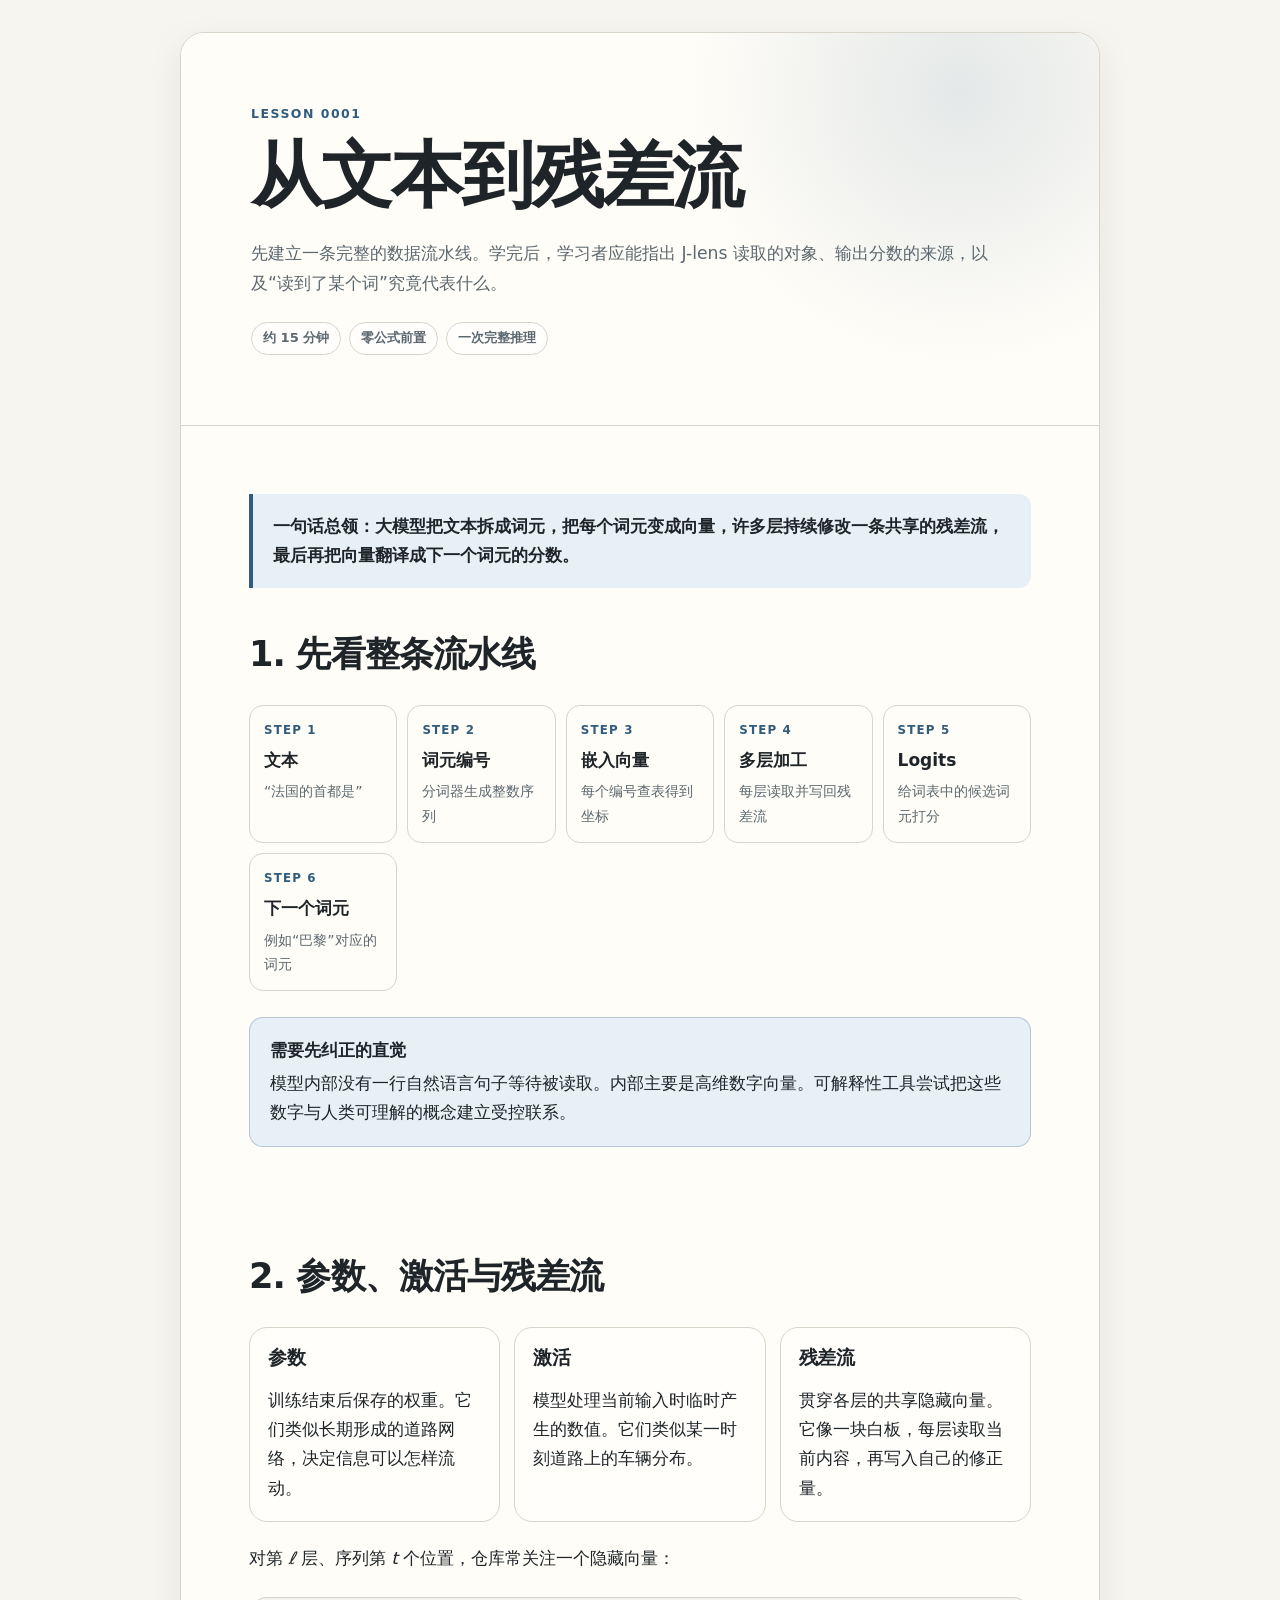
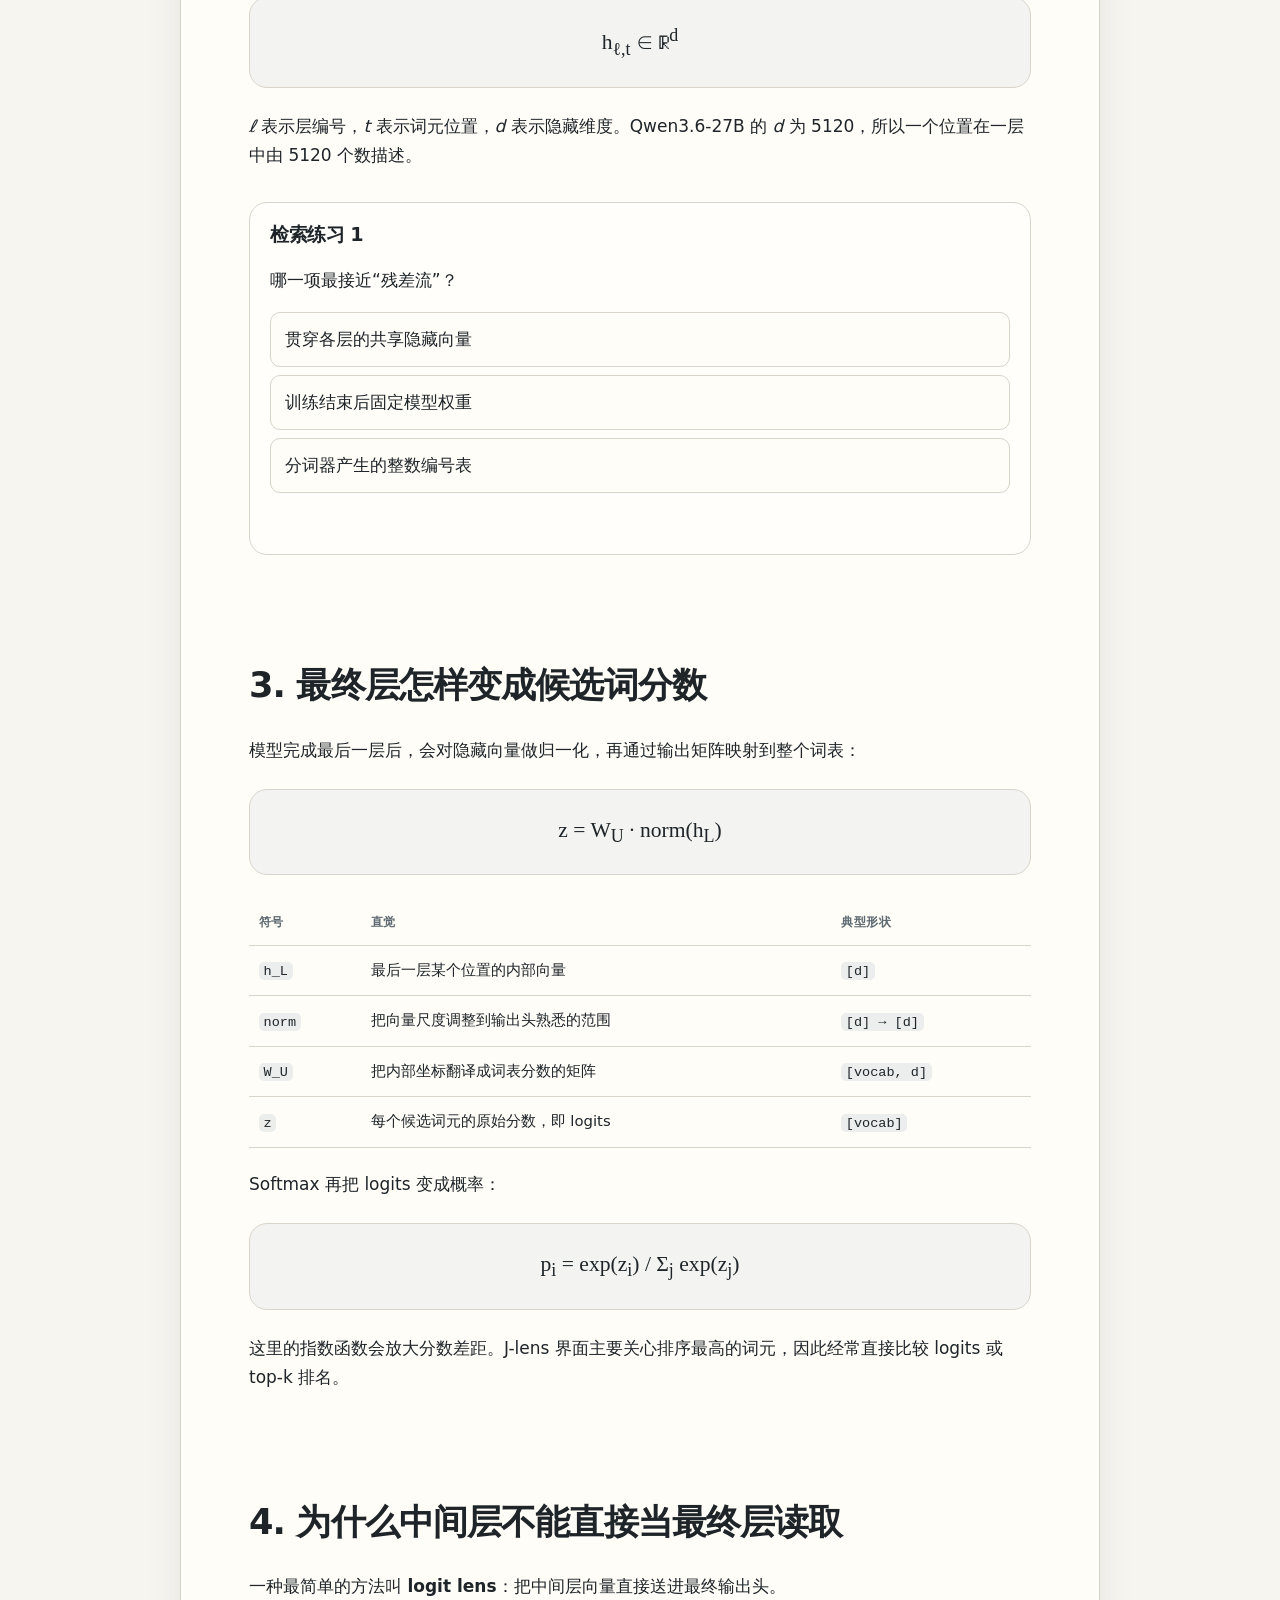
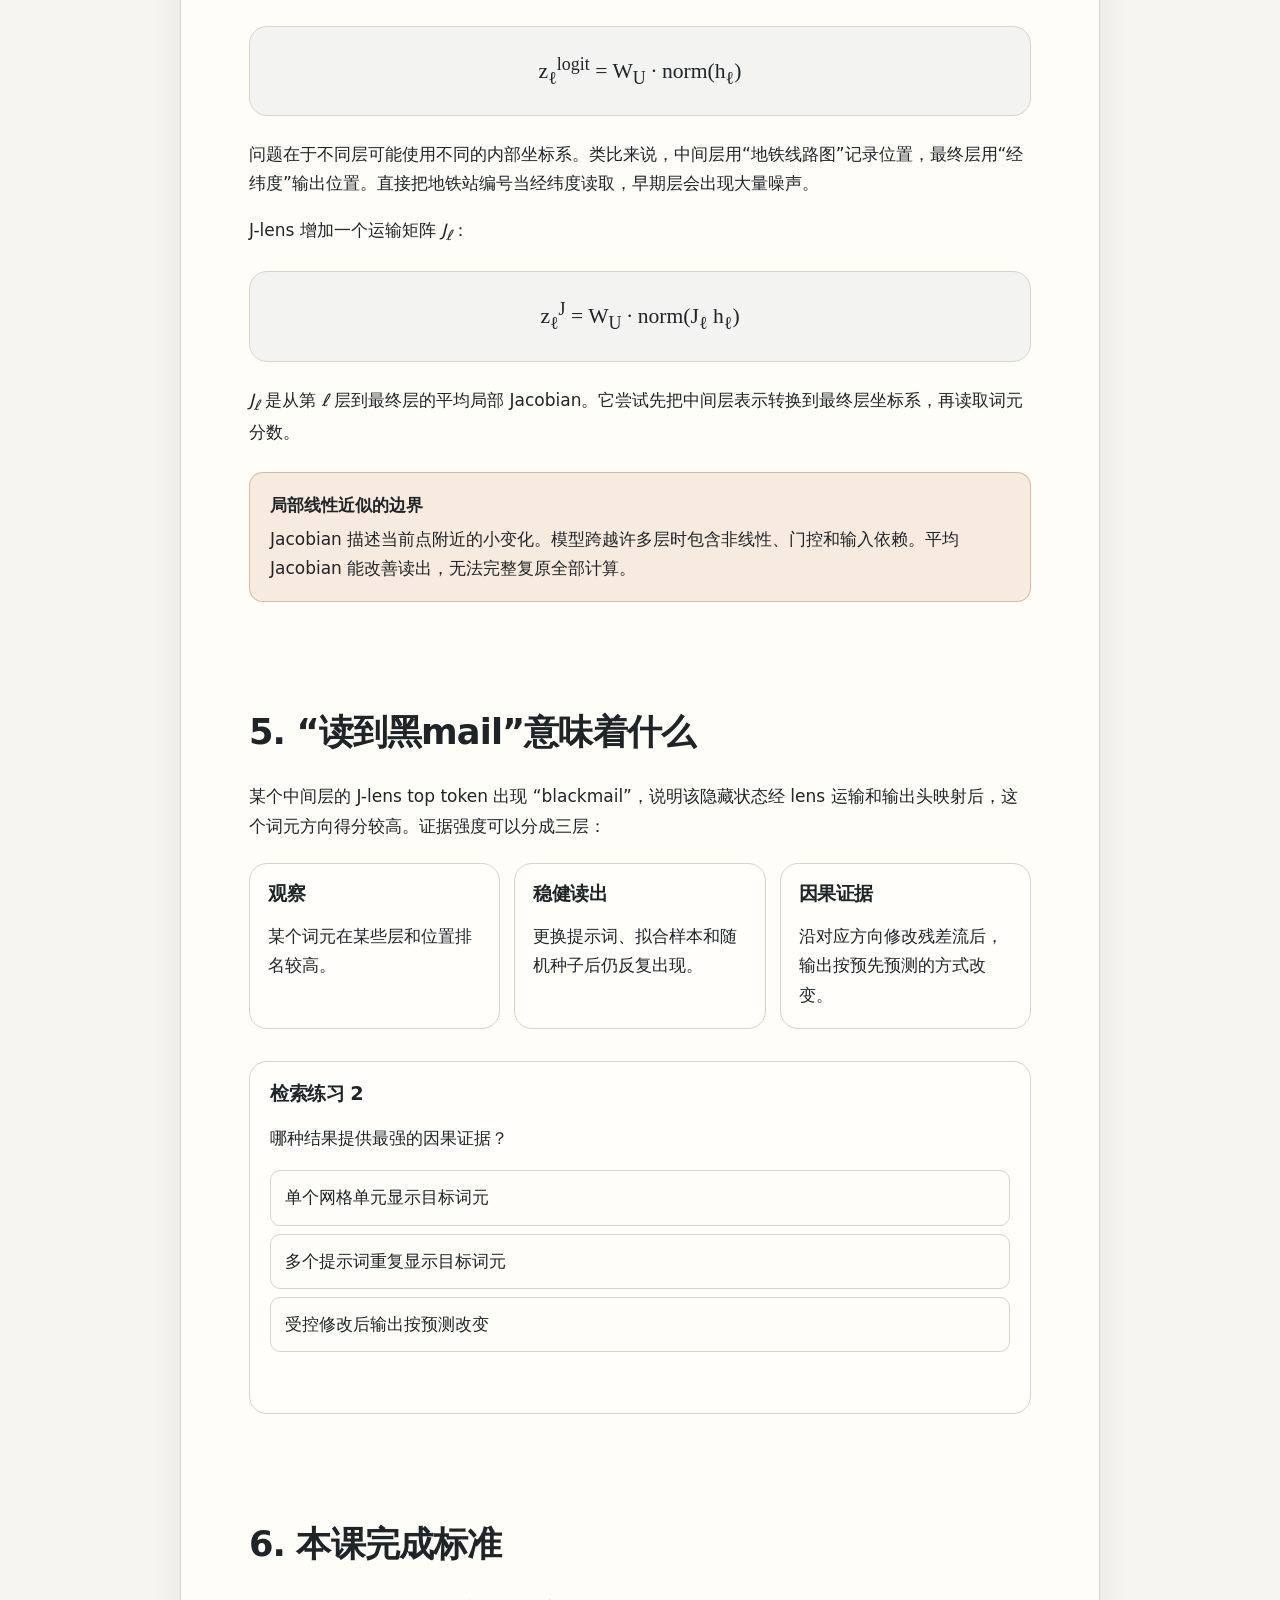
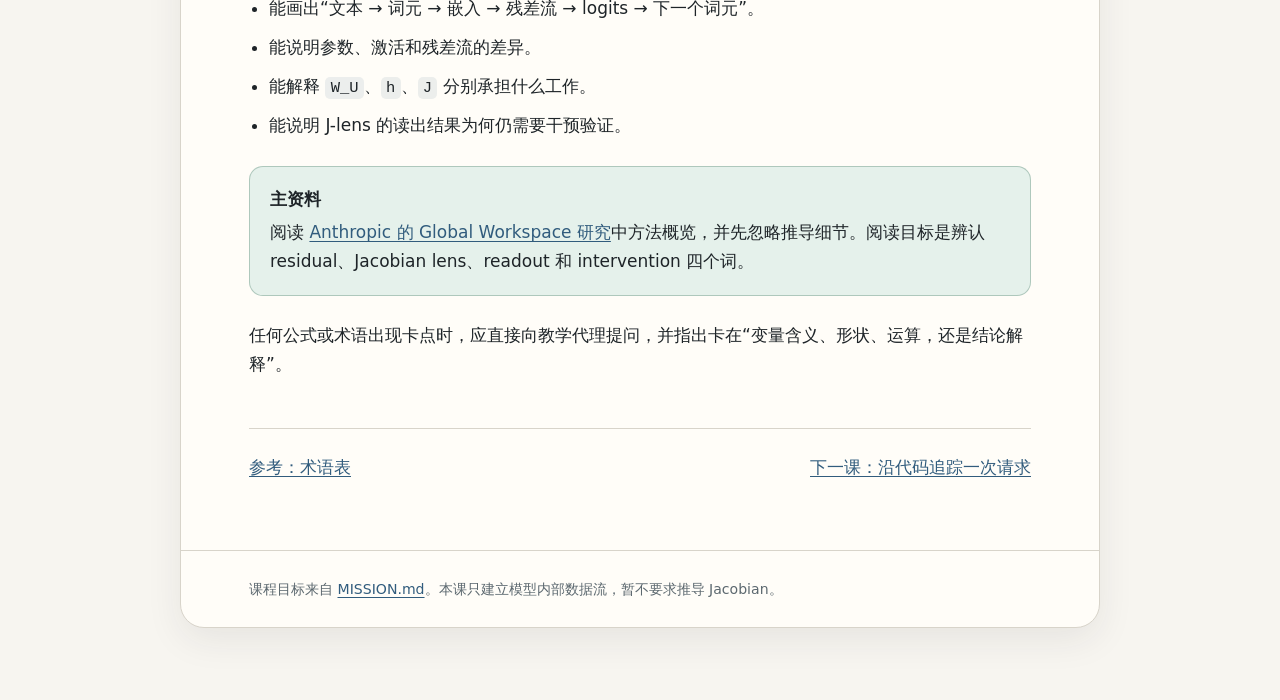
<file: lessons/0001-from-text-to-residual-stream.html>
<!doctype html>
<html lang="zh-CN">
<head>
  <meta charset="utf-8">
  <meta name="viewport" content="width=device-width, initial-scale=1">
  <title>第 1 课：从文本到残差流</title>
  <link rel="stylesheet" href="../assets/teaching.css">
  <script defer src="../assets/lesson.js"></script>
</head>
<body>
<main>
  <header class="hero">
    <p class="eyebrow">Lesson 0001</p>
    <h1>从文本到残差流</h1>
    <p class="lead">先建立一条完整的数据流水线。学完后，学习者应能指出 J-lens 读取的对象、输出分数的来源，以及“读到了某个词”究竟代表什么。</p>
    <div class="lesson-meta">
      <span class="pill">约 15 分钟</span>
      <span class="pill">零公式前置</span>
      <span class="pill">一次完整推理</span>
    </div>
  </header>

  <article>
    <p class="summary">一句话总领：大模型把文本拆成词元，把每个词元变成向量，许多层持续修改一条共享的残差流，最后再把向量翻译成下一个词元的分数。</p>

    <section>
      <h2>1. 先看整条流水线</h2>
      <div class="flow" aria-label="模型数据流">
        <div class="step"><span class="number">STEP 1</span><b>文本</b><small>“法国的首都是”</small></div>
        <div class="step"><span class="number">STEP 2</span><b>词元编号</b><small>分词器生成整数序列</small></div>
        <div class="step"><span class="number">STEP 3</span><b>嵌入向量</b><small>每个编号查表得到坐标</small></div>
        <div class="step"><span class="number">STEP 4</span><b>多层加工</b><small>每层读取并写回残差流</small></div>
        <div class="step"><span class="number">STEP 5</span><b>Logits</b><small>给词表中的候选词元打分</small></div>
        <div class="step"><span class="number">STEP 6</span><b>下一个词元</b><small>例如“巴黎”对应的词元</small></div>
      </div>

      <div class="callout info">
        <strong>需要先纠正的直觉</strong>
        模型内部没有一行自然语言句子等待被读取。内部主要是高维数字向量。可解释性工具尝试把这些数字与人类可理解的概念建立受控联系。
      </div>
    </section>

    <section>
      <h2>2. 参数、激活与残差流</h2>
      <div class="card-grid">
        <div class="card">
          <h3>参数</h3>
          <p>训练结束后保存的权重。它们类似长期形成的道路网络，决定信息可以怎样流动。</p>
        </div>
        <div class="card">
          <h3>激活</h3>
          <p>模型处理当前输入时临时产生的数值。它们类似某一时刻道路上的车辆分布。</p>
        </div>
        <div class="card">
          <h3>残差流</h3>
          <p>贯穿各层的共享隐藏向量。它像一块白板，每层读取当前内容，再写入自己的修正量。</p>
        </div>
      </div>

      <p>对第 <var>ℓ</var> 层、序列第 <var>t</var> 个位置，仓库常关注一个隐藏向量：</p>
      <div class="equation">h<sub>ℓ,t</sub> ∈ ℝ<sup>d</sup></div>
      <p><var>ℓ</var> 表示层编号，<var>t</var> 表示词元位置，<var>d</var> 表示隐藏维度。Qwen3.6-27B 的 <var>d</var> 为 5120，所以一个位置在一层中由 5120 个数描述。</p>

      <div class="quiz" data-answer="a" data-explanation="残差流是一次推理期间持续传递的隐藏状态；训练参数长期保存在模型中，词元编号只负责索引输入。">
        <h3>检索练习 1</h3>
        <p>哪一项最接近“残差流”？</p>
        <div class="quiz-options">
          <button type="button" data-choice="a" aria-pressed="false">贯穿各层的共享隐藏向量</button>
          <button type="button" data-choice="b" aria-pressed="false">训练结束后固定模型权重</button>
          <button type="button" data-choice="c" aria-pressed="false">分词器产生的整数编号表</button>
        </div>
        <p class="quiz-feedback" aria-live="polite"></p>
      </div>
    </section>

    <section>
      <h2>3. 最终层怎样变成候选词分数</h2>
      <p>模型完成最后一层后，会对隐藏向量做归一化，再通过输出矩阵映射到整个词表：</p>
      <div class="equation">z = W<sub>U</sub> · norm(h<sub>L</sub>)</div>

      <table>
        <thead><tr><th>符号</th><th>直觉</th><th>典型形状</th></tr></thead>
        <tbody>
          <tr><td><code>h_L</code></td><td>最后一层某个位置的内部向量</td><td><code>[d]</code></td></tr>
          <tr><td><code>norm</code></td><td>把向量尺度调整到输出头熟悉的范围</td><td><code>[d] → [d]</code></td></tr>
          <tr><td><code>W_U</code></td><td>把内部坐标翻译成词表分数的矩阵</td><td><code>[vocab, d]</code></td></tr>
          <tr><td><code>z</code></td><td>每个候选词元的原始分数，即 logits</td><td><code>[vocab]</code></td></tr>
        </tbody>
      </table>

      <p>Softmax 再把 logits 变成概率：</p>
      <div class="equation">p<sub>i</sub> = exp(z<sub>i</sub>) / Σ<sub>j</sub> exp(z<sub>j</sub>)</div>
      <p>这里的指数函数会放大分数差距。J-lens 界面主要关心排序最高的词元，因此经常直接比较 logits 或 top-k 排名。</p>
    </section>

    <section>
      <h2>4. 为什么中间层不能直接当最终层读取</h2>
      <p>一种最简单的方法叫 <strong>logit lens</strong>：把中间层向量直接送进最终输出头。</p>
      <div class="equation">z<sub>ℓ</sub><sup>logit</sup> = W<sub>U</sub> · norm(h<sub>ℓ</sub>)</div>

      <p>问题在于不同层可能使用不同的内部坐标系。类比来说，中间层用“地铁线路图”记录位置，最终层用“经纬度”输出位置。直接把地铁站编号当经纬度读取，早期层会出现大量噪声。</p>

      <p>J-lens 增加一个运输矩阵 <var>J<sub>ℓ</sub></var>：</p>
      <div class="equation">z<sub>ℓ</sub><sup>J</sup> = W<sub>U</sub> · norm(J<sub>ℓ</sub> h<sub>ℓ</sub>)</div>
      <p><var>J<sub>ℓ</sub></var> 是从第 <var>ℓ</var> 层到最终层的平均局部 Jacobian。它尝试先把中间层表示转换到最终层坐标系，再读取词元分数。</p>

      <div class="callout warning">
        <strong>局部线性近似的边界</strong>
        Jacobian 描述当前点附近的小变化。模型跨越许多层时包含非线性、门控和输入依赖。平均 Jacobian 能改善读出，无法完整复原全部计算。
      </div>
    </section>

    <section>
      <h2>5. “读到黑mail”意味着什么</h2>
      <p>某个中间层的 J-lens top token 出现 “blackmail”，说明该隐藏状态经 lens 运输和输出头映射后，这个词元方向得分较高。证据强度可以分成三层：</p>

      <div class="card-grid">
        <div class="card">
          <h3>观察</h3>
          <p>某个词元在某些层和位置排名较高。</p>
        </div>
        <div class="card">
          <h3>稳健读出</h3>
          <p>更换提示词、拟合样本和随机种子后仍反复出现。</p>
        </div>
        <div class="card">
          <h3>因果证据</h3>
          <p>沿对应方向修改残差流后，输出按预先预测的方式改变。</p>
        </div>
      </div>

      <div class="quiz" data-answer="c" data-explanation="读出说明信息可以从表示中恢复；受控干预并复现预期输出变化，才能提供更强的因果证据。">
        <h3>检索练习 2</h3>
        <p>哪种结果提供最强的因果证据？</p>
        <div class="quiz-options">
          <button type="button" data-choice="a" aria-pressed="false">单个网格单元显示目标词元</button>
          <button type="button" data-choice="b" aria-pressed="false">多个提示词重复显示目标词元</button>
          <button type="button" data-choice="c" aria-pressed="false">受控修改后输出按预测改变</button>
        </div>
        <p class="quiz-feedback" aria-live="polite"></p>
      </div>
    </section>

    <section>
      <h2>6. 本课完成标准</h2>
      <ul class="checklist">
        <li>能画出“文本 → 词元 → 嵌入 → 残差流 → logits → 下一个词元”。</li>
        <li>能说明参数、激活和残差流的差异。</li>
        <li>能解释 <code>W_U</code>、<code>h</code>、<code>J</code> 分别承担什么工作。</li>
        <li>能说明 J-lens 的读出结果为何仍需要干预验证。</li>
      </ul>

      <div class="callout good">
        <strong>主资料</strong>
        阅读 <a href="https://transformer-circuits.pub/2026/workspace/index.html">Anthropic 的 Global Workspace 研究</a>中方法概览，并先忽略推导细节。阅读目标是辨认 residual、Jacobian lens、readout 和 intervention 四个词。
      </div>

      <p>任何公式或术语出现卡点时，应直接向教学代理提问，并指出卡在“变量含义、形状、运算，还是结论解释”。</p>
    </section>

    <nav class="lesson-nav">
      <a href="../reference/0001-glossary.html">参考：术语表</a>
      <a href="0002-read-the-code-path.html">下一课：沿代码追踪一次请求</a>
    </nav>
  </article>

  <footer>课程目标来自 <a href="../MISSION.md">MISSION.md</a>。本课只建立模型内部数据流，暂不要求推导 Jacobian。</footer>
</main>
</body>
</html>
</file>
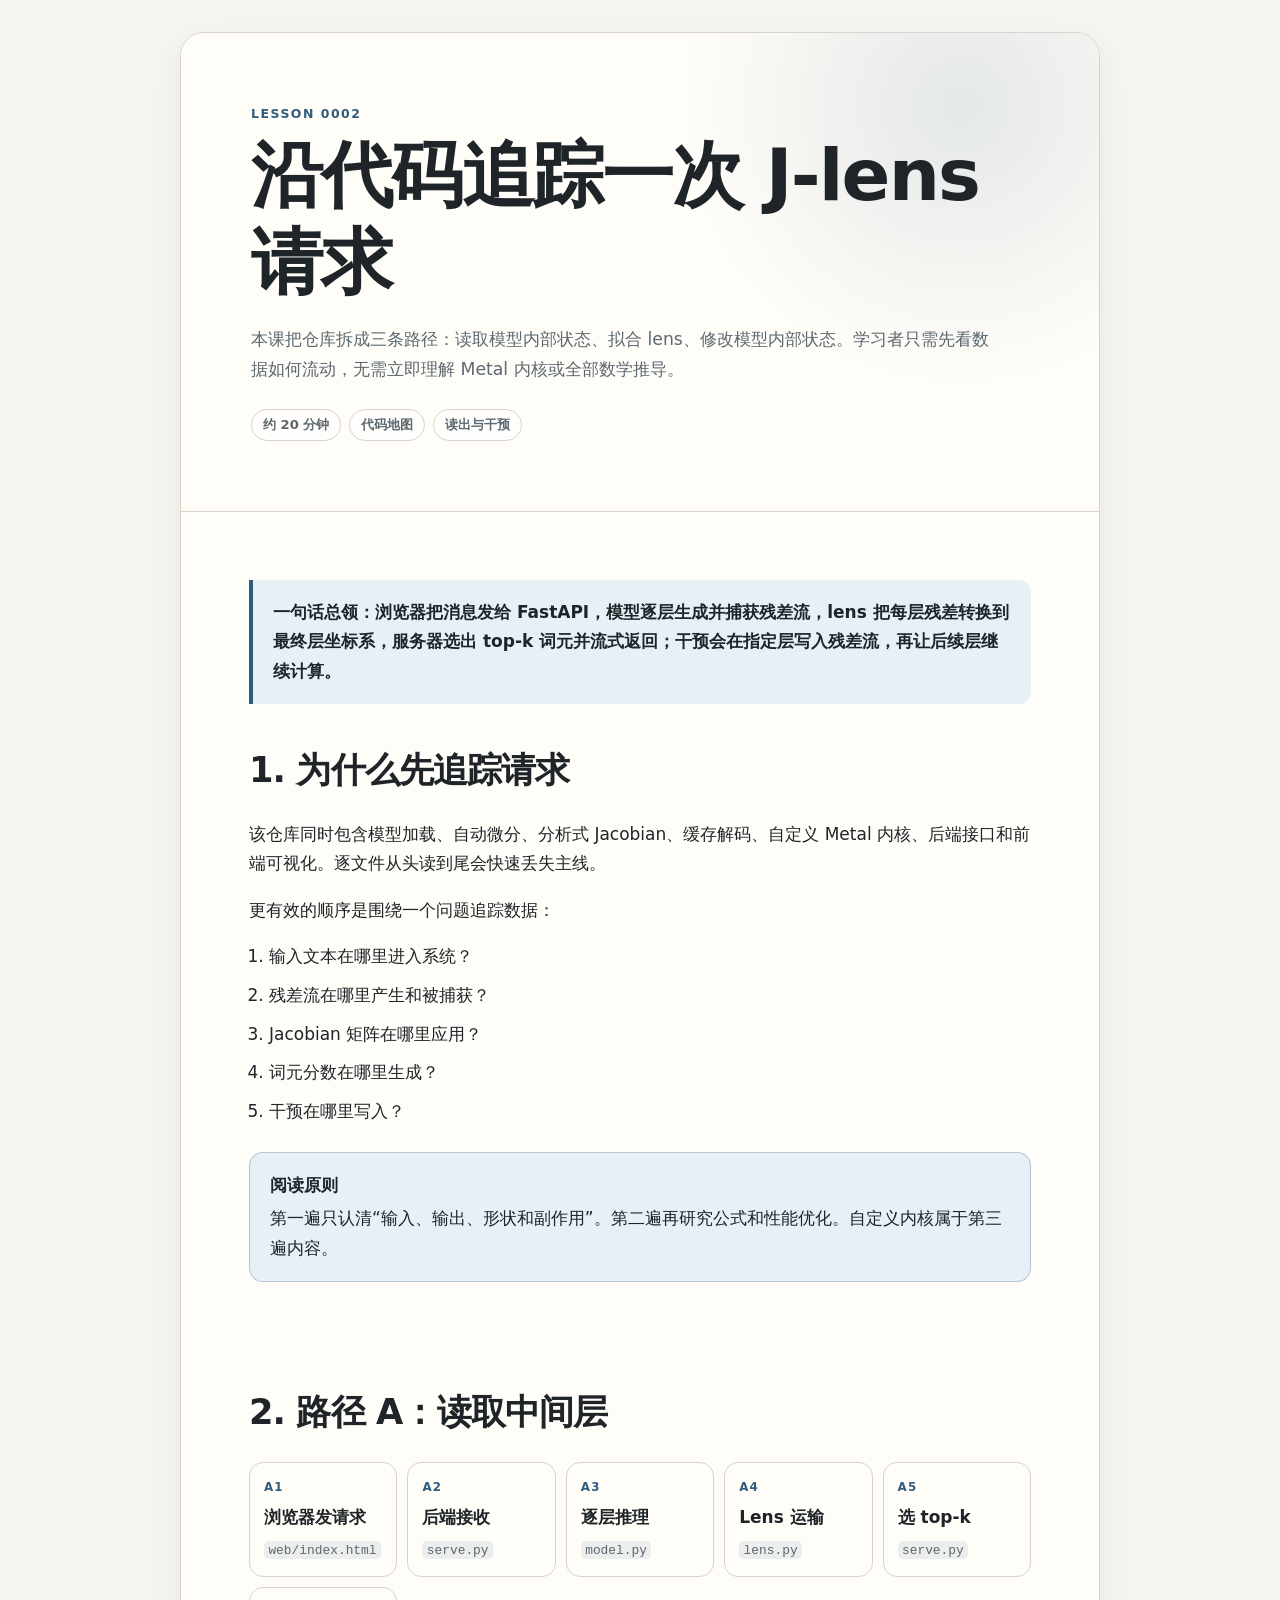
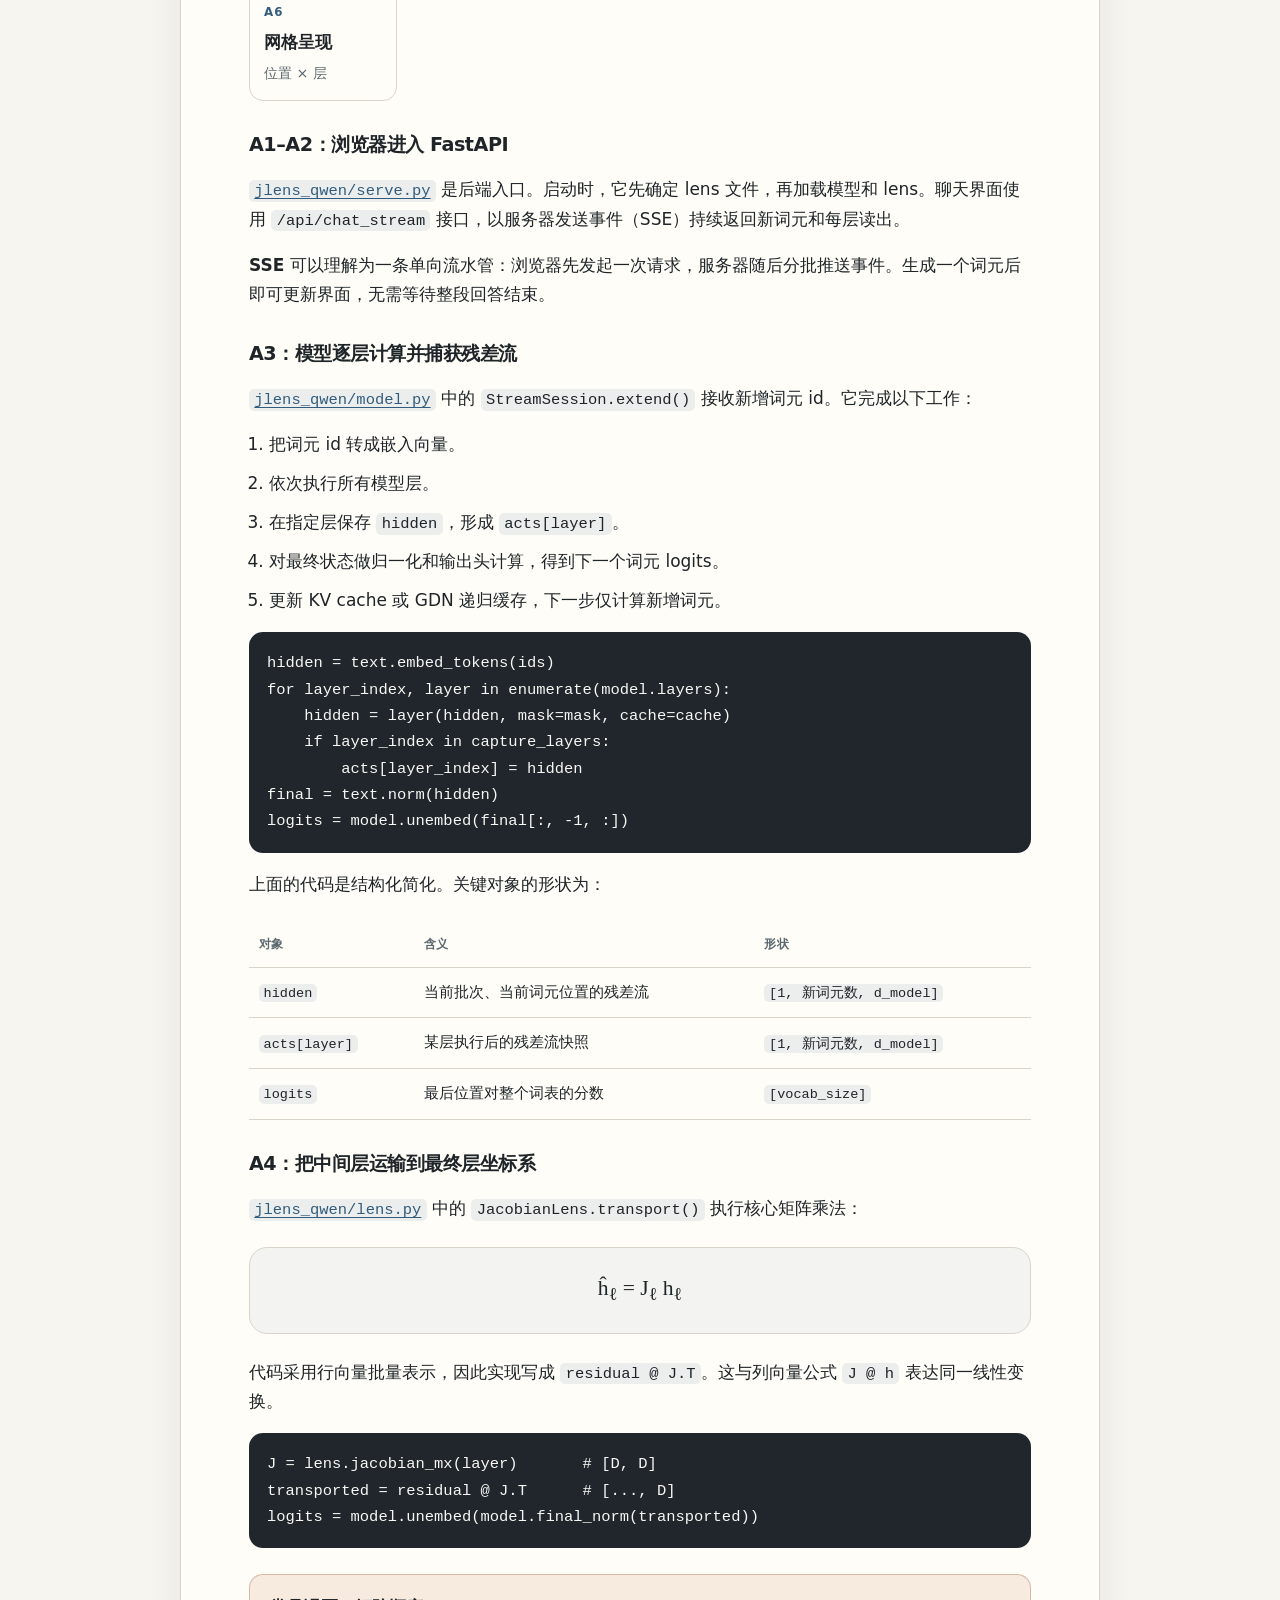
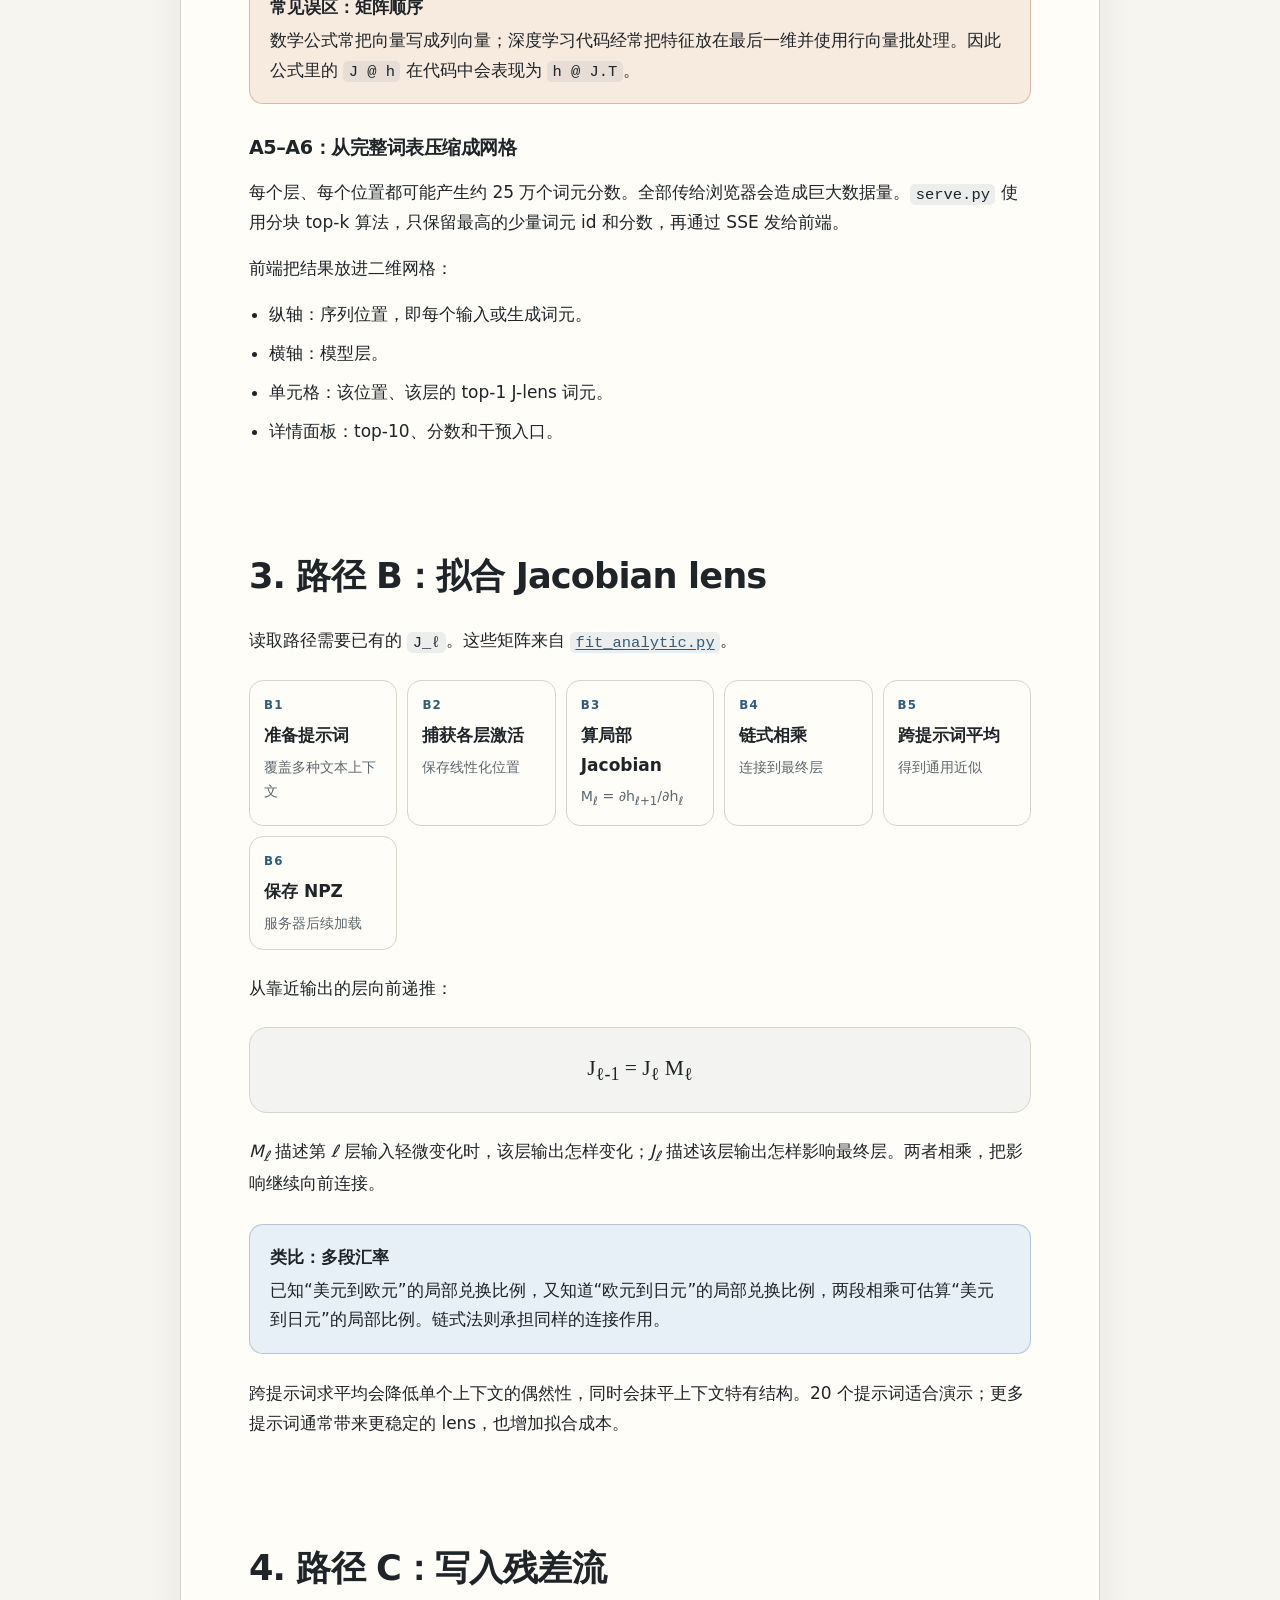
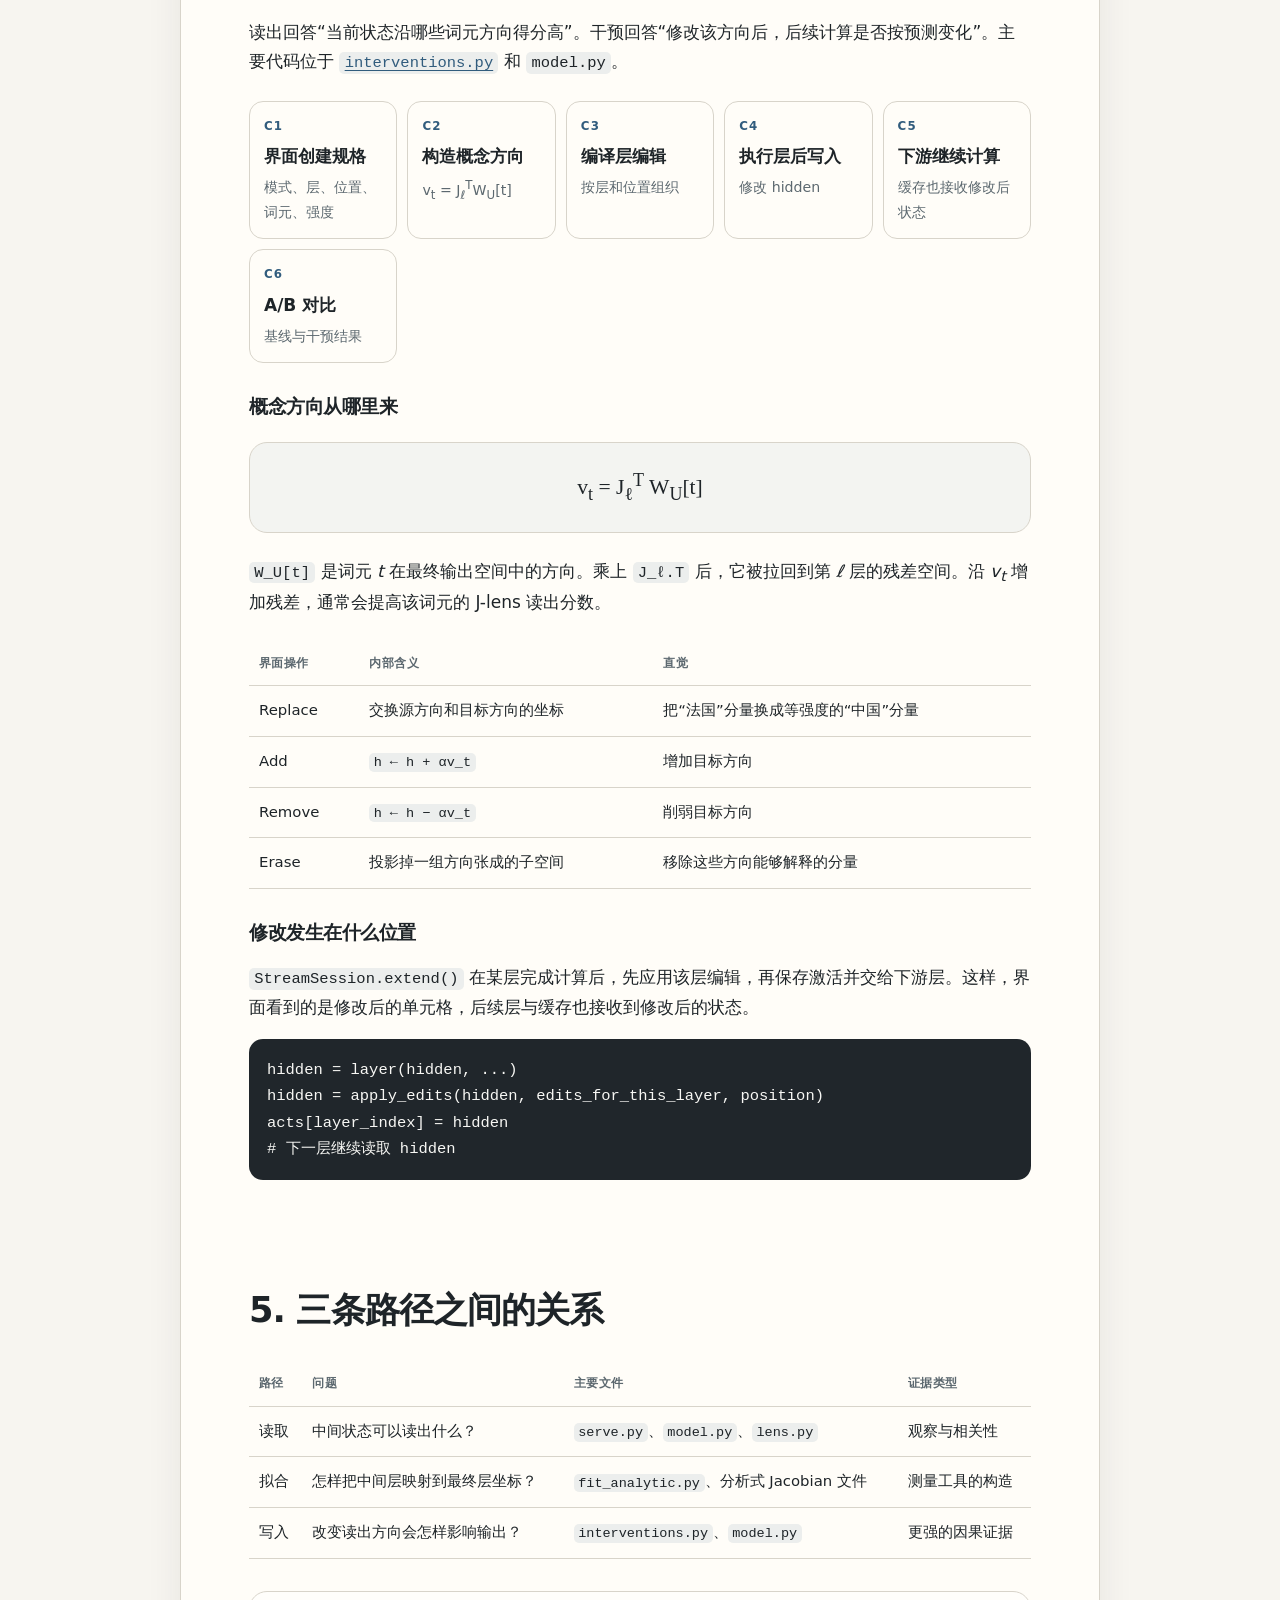
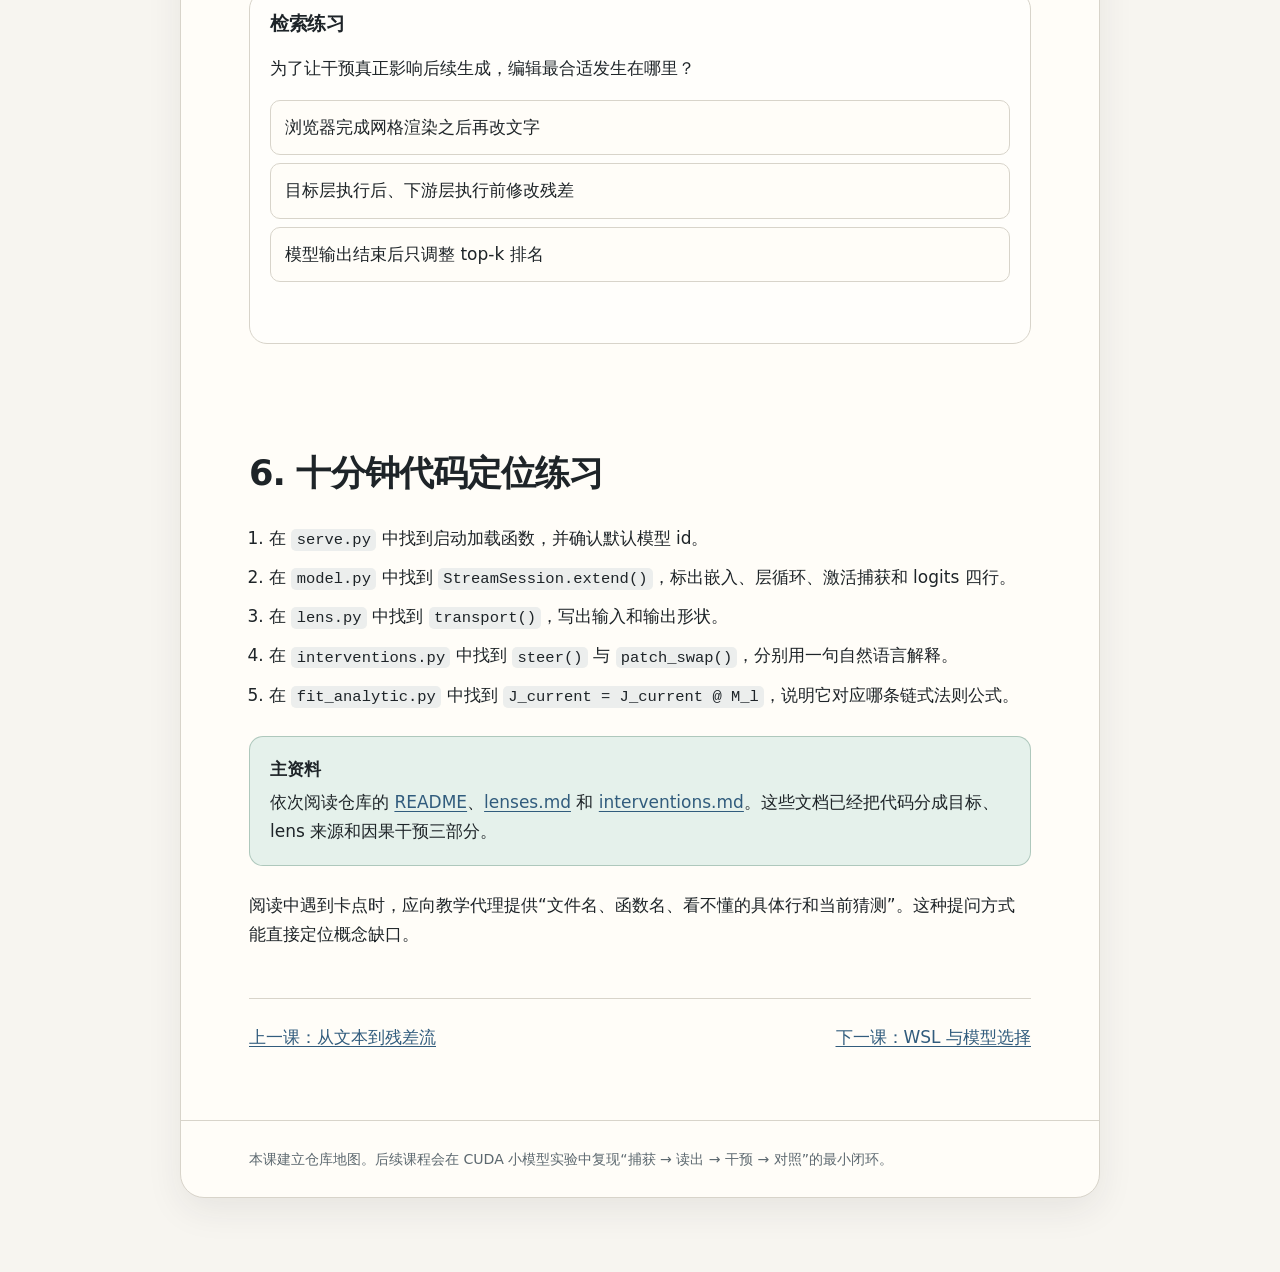
<file: lessons/0002-read-the-code-path.html>
<!doctype html>
<html lang="zh-CN">
<head>
  <meta charset="utf-8">
  <meta name="viewport" content="width=device-width, initial-scale=1">
  <title>第 2 课：沿代码追踪一次 J-lens 请求</title>
  <link rel="stylesheet" href="../assets/teaching.css">
  <script defer src="../assets/lesson.js"></script>
</head>
<body>
<main>
  <header class="hero">
    <p class="eyebrow">Lesson 0002</p>
    <h1>沿代码追踪一次 J-lens 请求</h1>
    <p class="lead">本课把仓库拆成三条路径：读取模型内部状态、拟合 lens、修改模型内部状态。学习者只需先看数据如何流动，无需立即理解 Metal 内核或全部数学推导。</p>
    <div class="lesson-meta">
      <span class="pill">约 20 分钟</span>
      <span class="pill">代码地图</span>
      <span class="pill">读出与干预</span>
    </div>
  </header>

  <article>
    <p class="summary">一句话总领：浏览器把消息发给 FastAPI，模型逐层生成并捕获残差流，lens 把每层残差转换到最终层坐标系，服务器选出 top-k 词元并流式返回；干预会在指定层写入残差流，再让后续层继续计算。</p>

    <section>
      <h2>1. 为什么先追踪请求</h2>
      <p>该仓库同时包含模型加载、自动微分、分析式 Jacobian、缓存解码、自定义 Metal 内核、后端接口和前端可视化。逐文件从头读到尾会快速丢失主线。</p>
      <p>更有效的顺序是围绕一个问题追踪数据：</p>
      <ol class="checklist">
        <li>输入文本在哪里进入系统？</li>
        <li>残差流在哪里产生和被捕获？</li>
        <li>Jacobian 矩阵在哪里应用？</li>
        <li>词元分数在哪里生成？</li>
        <li>干预在哪里写入？</li>
      </ol>
      <div class="callout info">
        <strong>阅读原则</strong>
        第一遍只认清“输入、输出、形状和副作用”。第二遍再研究公式和性能优化。自定义内核属于第三遍内容。
      </div>
    </section>

    <section id="read-path">
      <h2>2. 路径 A：读取中间层</h2>
      <div class="flow">
        <div class="step"><span class="number">A1</span><b>浏览器发请求</b><small><code>web/index.html</code></small></div>
        <div class="step"><span class="number">A2</span><b>后端接收</b><small><code>serve.py</code></small></div>
        <div class="step"><span class="number">A3</span><b>逐层推理</b><small><code>model.py</code></small></div>
        <div class="step"><span class="number">A4</span><b>Lens 运输</b><small><code>lens.py</code></small></div>
        <div class="step"><span class="number">A5</span><b>选 top-k</b><small><code>serve.py</code></small></div>
        <div class="step"><span class="number">A6</span><b>网格呈现</b><small>位置 × 层</small></div>
      </div>

      <h3>A1–A2：浏览器进入 FastAPI</h3>
      <p><a href="../jlens_qwen/serve.py"><code>jlens_qwen/serve.py</code></a> 是后端入口。启动时，它先确定 lens 文件，再加载模型和 lens。聊天界面使用 <code>/api/chat_stream</code> 接口，以服务器发送事件（SSE）持续返回新词元和每层读出。</p>
      <p><strong>SSE</strong> 可以理解为一条单向流水管：浏览器先发起一次请求，服务器随后分批推送事件。生成一个词元后即可更新界面，无需等待整段回答结束。</p>

      <h3>A3：模型逐层计算并捕获残差流</h3>
      <p><a href="../jlens_qwen/model.py"><code>jlens_qwen/model.py</code></a> 中的 <code>StreamSession.extend()</code> 接收新增词元 id。它完成以下工作：</p>
      <ol class="checklist">
        <li>把词元 id 转成嵌入向量。</li>
        <li>依次执行所有模型层。</li>
        <li>在指定层保存 <code>hidden</code>，形成 <code>acts[layer]</code>。</li>
        <li>对最终状态做归一化和输出头计算，得到下一个词元 logits。</li>
        <li>更新 KV cache 或 GDN 递归缓存，下一步仅计算新增词元。</li>
      </ol>

      <pre><code>hidden = text.embed_tokens(ids)
for layer_index, layer in enumerate(model.layers):
    hidden = layer(hidden, mask=mask, cache=cache)
    if layer_index in capture_layers:
        acts[layer_index] = hidden
final = text.norm(hidden)
logits = model.unembed(final[:, -1, :])</code></pre>

      <p>上面的代码是结构化简化。关键对象的形状为：</p>
      <table>
        <thead><tr><th>对象</th><th>含义</th><th>形状</th></tr></thead>
        <tbody>
          <tr><td><code>hidden</code></td><td>当前批次、当前词元位置的残差流</td><td><code>[1, 新词元数, d_model]</code></td></tr>
          <tr><td><code>acts[layer]</code></td><td>某层执行后的残差流快照</td><td><code>[1, 新词元数, d_model]</code></td></tr>
          <tr><td><code>logits</code></td><td>最后位置对整个词表的分数</td><td><code>[vocab_size]</code></td></tr>
        </tbody>
      </table>

      <h3>A4：把中间层运输到最终层坐标系</h3>
      <p><a href="../jlens_qwen/lens.py"><code>jlens_qwen/lens.py</code></a> 中的 <code>JacobianLens.transport()</code> 执行核心矩阵乘法：</p>
      <div class="equation">ĥ<sub>ℓ</sub> = J<sub>ℓ</sub> h<sub>ℓ</sub></div>
      <p>代码采用行向量批量表示，因此实现写成 <code>residual @ J.T</code>。这与列向量公式 <code>J @ h</code> 表达同一线性变换。</p>
      <pre><code>J = lens.jacobian_mx(layer)       # [D, D]
transported = residual @ J.T      # [..., D]
logits = model.unembed(model.final_norm(transported))</code></pre>

      <div class="callout warning">
        <strong>常见误区：矩阵顺序</strong>
        数学公式常把向量写成列向量；深度学习代码经常把特征放在最后一维并使用行向量批处理。因此公式里的 <code>J @ h</code> 在代码中会表现为 <code>h @ J.T</code>。
      </div>

      <h3>A5–A6：从完整词表压缩成网格</h3>
      <p>每个层、每个位置都可能产生约 25 万个词元分数。全部传给浏览器会造成巨大数据量。<code>serve.py</code> 使用分块 top-k 算法，只保留最高的少量词元 id 和分数，再通过 SSE 发给前端。</p>
      <p>前端把结果放进二维网格：</p>
      <ul class="checklist">
        <li>纵轴：序列位置，即每个输入或生成词元。</li>
        <li>横轴：模型层。</li>
        <li>单元格：该位置、该层的 top-1 J-lens 词元。</li>
        <li>详情面板：top-10、分数和干预入口。</li>
      </ul>
    </section>

    <section id="fit-path">
      <h2>3. 路径 B：拟合 Jacobian lens</h2>
      <p>读取路径需要已有的 <code>J_ℓ</code>。这些矩阵来自 <a href="../jlens_qwen/fit_analytic.py"><code>fit_analytic.py</code></a>。</p>

      <div class="flow">
        <div class="step"><span class="number">B1</span><b>准备提示词</b><small>覆盖多种文本上下文</small></div>
        <div class="step"><span class="number">B2</span><b>捕获各层激活</b><small>保存线性化位置</small></div>
        <div class="step"><span class="number">B3</span><b>算局部 Jacobian</b><small>M<sub>ℓ</sub> = ∂h<sub>ℓ+1</sub>/∂h<sub>ℓ</sub></small></div>
        <div class="step"><span class="number">B4</span><b>链式相乘</b><small>连接到最终层</small></div>
        <div class="step"><span class="number">B5</span><b>跨提示词平均</b><small>得到通用近似</small></div>
        <div class="step"><span class="number">B6</span><b>保存 NPZ</b><small>服务器后续加载</small></div>
      </div>

      <p>从靠近输出的层向前递推：</p>
      <div class="equation">J<sub>ℓ-1</sub> = J<sub>ℓ</sub> M<sub>ℓ</sub></div>
      <p><var>M<sub>ℓ</sub></var> 描述第 <var>ℓ</var> 层输入轻微变化时，该层输出怎样变化；<var>J<sub>ℓ</sub></var> 描述该层输出怎样影响最终层。两者相乘，把影响继续向前连接。</p>

      <div class="callout info">
        <strong>类比：多段汇率</strong>
        已知“美元到欧元”的局部兑换比例，又知道“欧元到日元”的局部兑换比例，两段相乘可估算“美元到日元”的局部比例。链式法则承担同样的连接作用。
      </div>

      <p>跨提示词求平均会降低单个上下文的偶然性，同时会抹平上下文特有结构。20 个提示词适合演示；更多提示词通常带来更稳定的 lens，也增加拟合成本。</p>
    </section>

    <section id="write-path">
      <h2>4. 路径 C：写入残差流</h2>
      <p>读出回答“当前状态沿哪些词元方向得分高”。干预回答“修改该方向后，后续计算是否按预测变化”。主要代码位于 <a href="../jlens_qwen/interventions.py"><code>interventions.py</code></a> 和 <code>model.py</code>。</p>

      <div class="flow">
        <div class="step"><span class="number">C1</span><b>界面创建规格</b><small>模式、层、位置、词元、强度</small></div>
        <div class="step"><span class="number">C2</span><b>构造概念方向</b><small>v<sub>t</sub> = J<sub>ℓ</sub><sup>T</sup>W<sub>U</sub>[t]</small></div>
        <div class="step"><span class="number">C3</span><b>编译层编辑</b><small>按层和位置组织</small></div>
        <div class="step"><span class="number">C4</span><b>执行层后写入</b><small>修改 hidden</small></div>
        <div class="step"><span class="number">C5</span><b>下游继续计算</b><small>缓存也接收修改后状态</small></div>
        <div class="step"><span class="number">C6</span><b>A/B 对比</b><small>基线与干预结果</small></div>
      </div>

      <h3>概念方向从哪里来</h3>
      <div class="equation">v<sub>t</sub> = J<sub>ℓ</sub><sup>T</sup> W<sub>U</sub>[t]</div>
      <p><code>W_U[t]</code> 是词元 <var>t</var> 在最终输出空间中的方向。乘上 <code>J_ℓ.T</code> 后，它被拉回到第 <var>ℓ</var> 层的残差空间。沿 <var>v<sub>t</sub></var> 增加残差，通常会提高该词元的 J-lens 读出分数。</p>

      <table>
        <thead><tr><th>界面操作</th><th>内部含义</th><th>直觉</th></tr></thead>
        <tbody>
          <tr><td>Replace</td><td>交换源方向和目标方向的坐标</td><td>把“法国”分量换成等强度的“中国”分量</td></tr>
          <tr><td>Add</td><td><code>h ← h + αv_t</code></td><td>增加目标方向</td></tr>
          <tr><td>Remove</td><td><code>h ← h − αv_t</code></td><td>削弱目标方向</td></tr>
          <tr><td>Erase</td><td>投影掉一组方向张成的子空间</td><td>移除这些方向能够解释的分量</td></tr>
        </tbody>
      </table>

      <h3>修改发生在什么位置</h3>
      <p><code>StreamSession.extend()</code> 在某层完成计算后，先应用该层编辑，再保存激活并交给下游层。这样，界面看到的是修改后的单元格，后续层与缓存也接收到修改后的状态。</p>
      <pre><code>hidden = layer(hidden, ...)
hidden = apply_edits(hidden, edits_for_this_layer, position)
acts[layer_index] = hidden
# 下一层继续读取 hidden</code></pre>
    </section>

    <section>
      <h2>5. 三条路径之间的关系</h2>
      <table>
        <thead><tr><th>路径</th><th>问题</th><th>主要文件</th><th>证据类型</th></tr></thead>
        <tbody>
          <tr><td>读取</td><td>中间状态可以读出什么？</td><td><code>serve.py</code>、<code>model.py</code>、<code>lens.py</code></td><td>观察与相关性</td></tr>
          <tr><td>拟合</td><td>怎样把中间层映射到最终层坐标？</td><td><code>fit_analytic.py</code>、分析式 Jacobian 文件</td><td>测量工具的构造</td></tr>
          <tr><td>写入</td><td>改变读出方向会怎样影响输出？</td><td><code>interventions.py</code>、<code>model.py</code></td><td>更强的因果证据</td></tr>
        </tbody>
      </table>

      <div class="quiz" data-answer="b" data-explanation="修改必须发生在该层执行后、下游层和缓存消费该状态前，后续输出才会承接这一变化。">
        <h3>检索练习</h3>
        <p>为了让干预真正影响后续生成，编辑最合适发生在哪里？</p>
        <div class="quiz-options">
          <button type="button" data-choice="a" aria-pressed="false">浏览器完成网格渲染之后再改文字</button>
          <button type="button" data-choice="b" aria-pressed="false">目标层执行后、下游层执行前修改残差</button>
          <button type="button" data-choice="c" aria-pressed="false">模型输出结束后只调整 top-k 排名</button>
        </div>
        <p class="quiz-feedback" aria-live="polite"></p>
      </div>
    </section>

    <section>
      <h2>6. 十分钟代码定位练习</h2>
      <ol class="checklist">
        <li>在 <code>serve.py</code> 中找到启动加载函数，并确认默认模型 id。</li>
        <li>在 <code>model.py</code> 中找到 <code>StreamSession.extend()</code>，标出嵌入、层循环、激活捕获和 logits 四行。</li>
        <li>在 <code>lens.py</code> 中找到 <code>transport()</code>，写出输入和输出形状。</li>
        <li>在 <code>interventions.py</code> 中找到 <code>steer()</code> 与 <code>patch_swap()</code>，分别用一句自然语言解释。</li>
        <li>在 <code>fit_analytic.py</code> 中找到 <code>J_current = J_current @ M_l</code>，说明它对应哪条链式法则公式。</li>
      </ol>

      <div class="callout good">
        <strong>主资料</strong>
        依次阅读仓库的 <a href="../README.md">README</a>、<a href="../docs/lenses.md">lenses.md</a> 和 <a href="../docs/interventions.md">interventions.md</a>。这些文档已经把代码分成目标、lens 来源和因果干预三部分。
      </div>

      <p>阅读中遇到卡点时，应向教学代理提供“文件名、函数名、看不懂的具体行和当前猜测”。这种提问方式能直接定位概念缺口。</p>
    </section>

    <nav class="lesson-nav">
      <a href="0001-from-text-to-residual-stream.html">上一课：从文本到残差流</a>
      <a href="0003-wsl-and-model-choice.html">下一课：WSL 与模型选择</a>
    </nav>
  </article>

  <footer>本课建立仓库地图。后续课程会在 CUDA 小模型实验中复现“捕获 → 读出 → 干预 → 对照”的最小闭环。</footer>
</main>
</body>
</html>
</file>
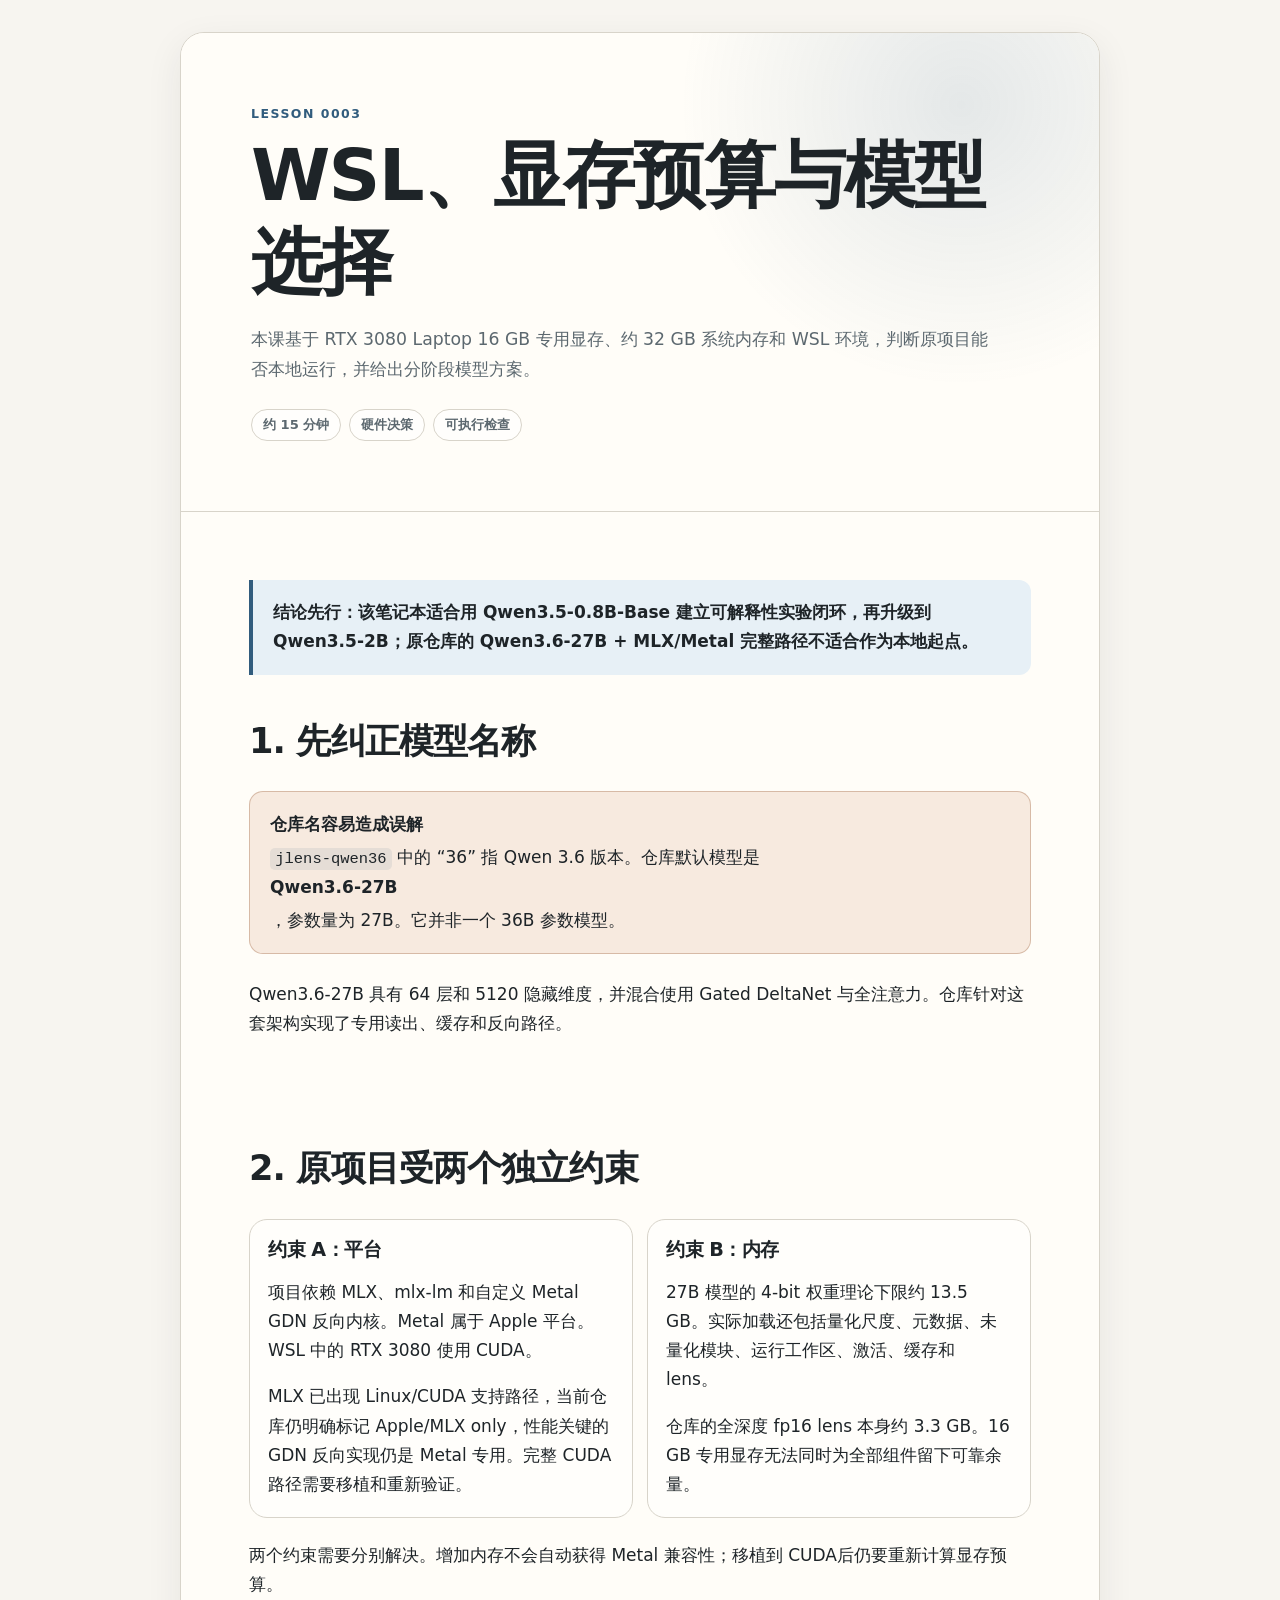
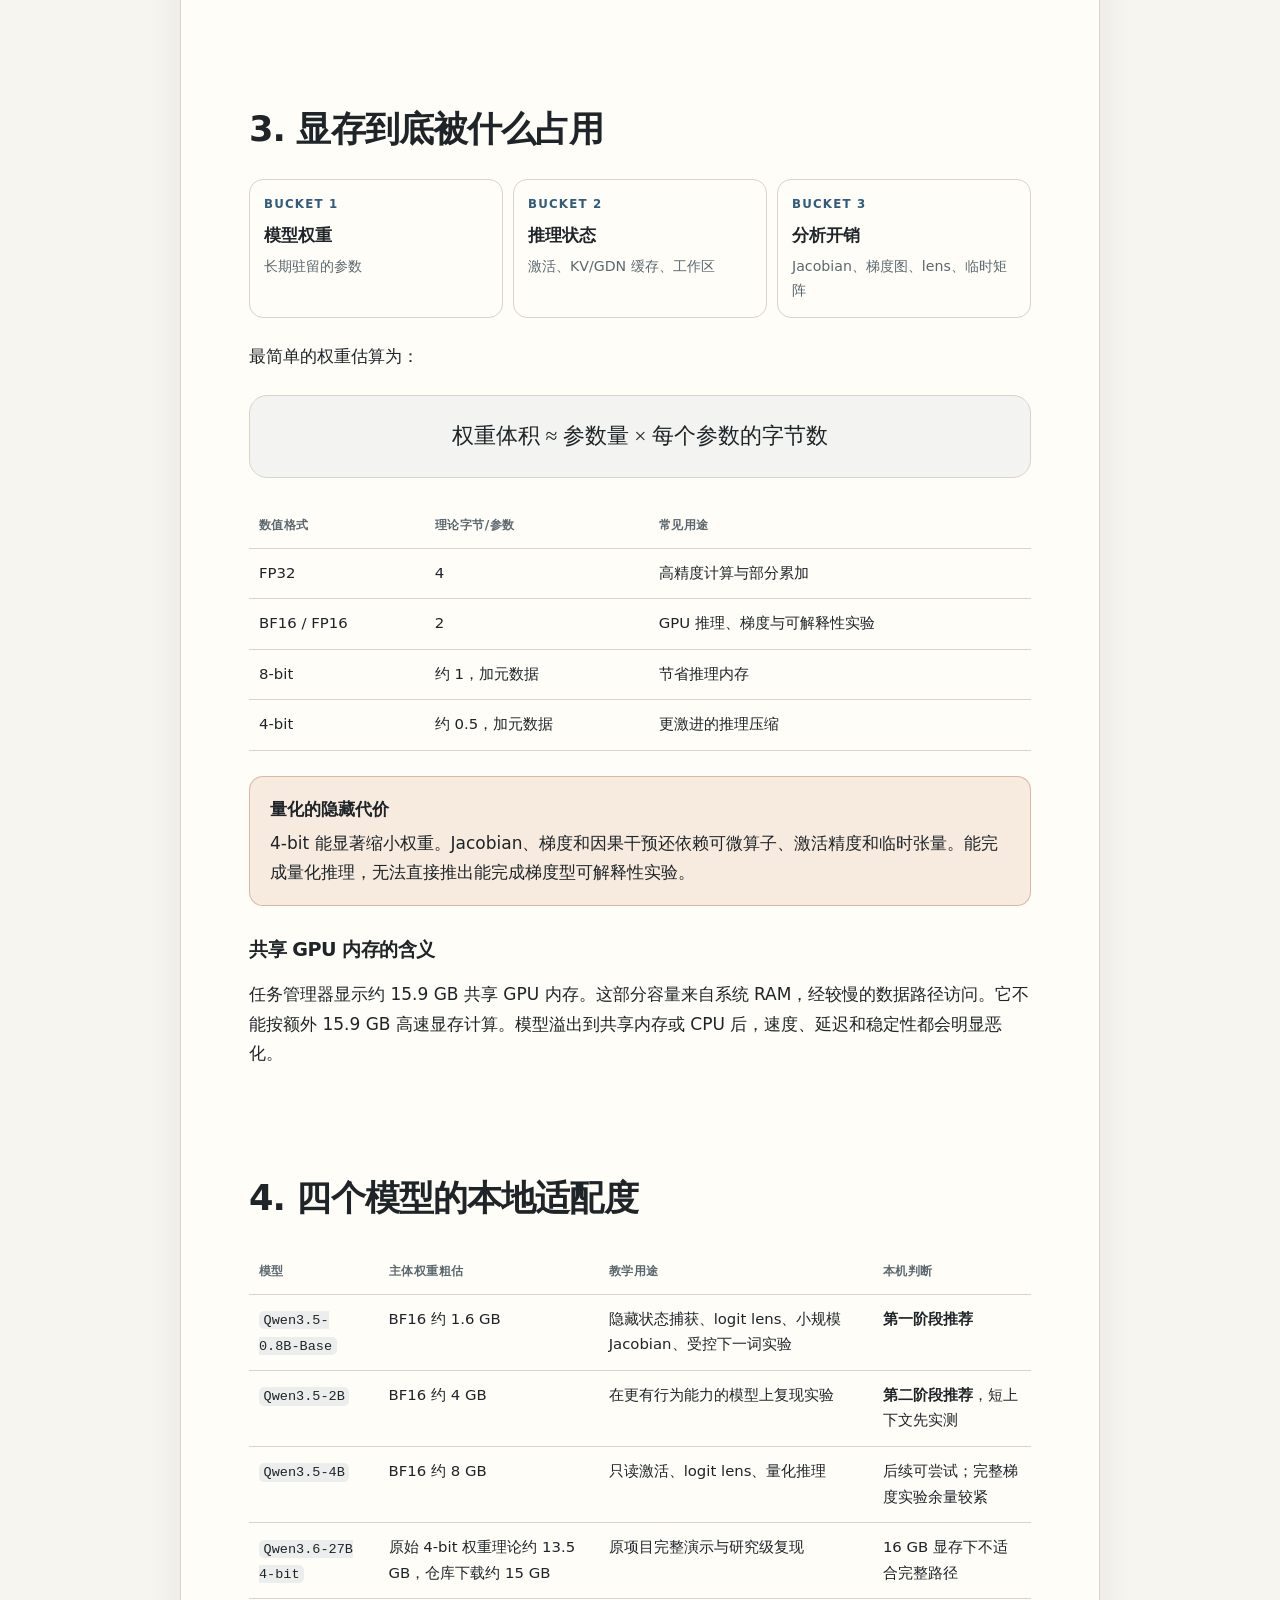
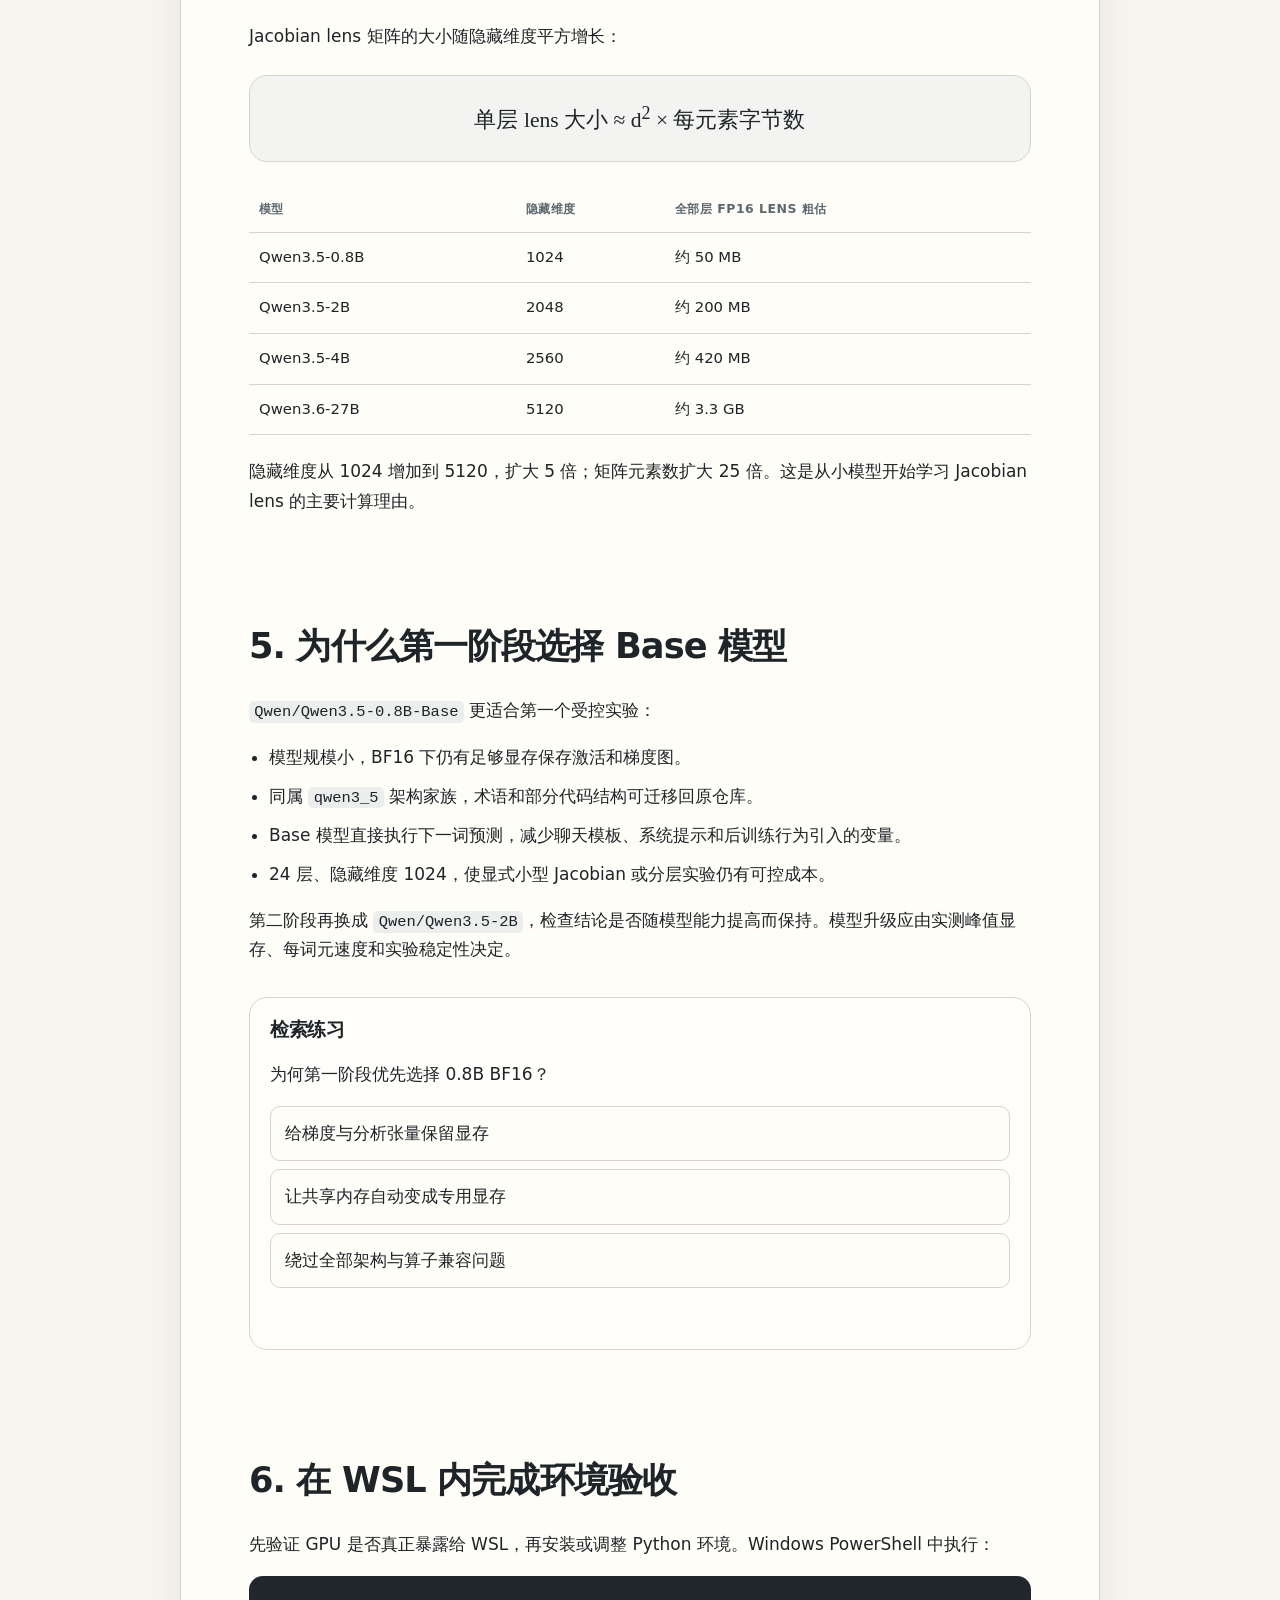
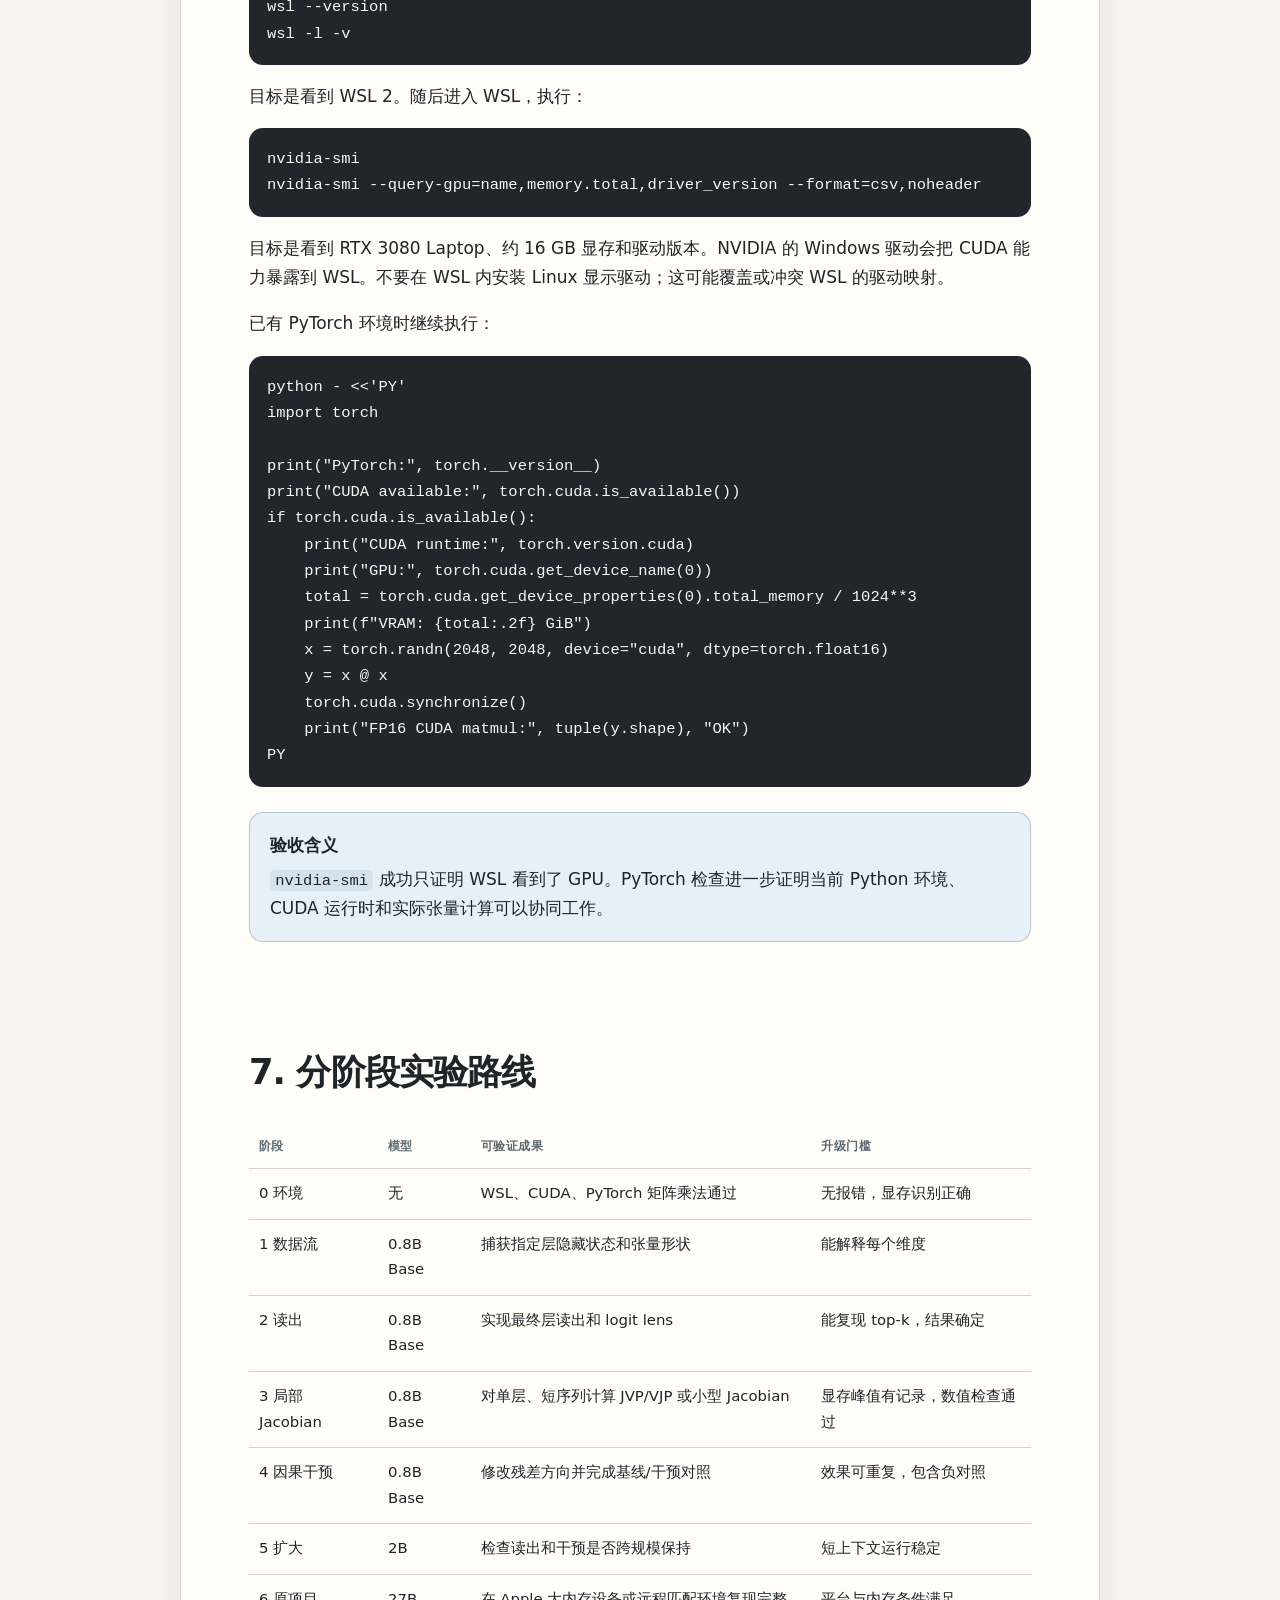
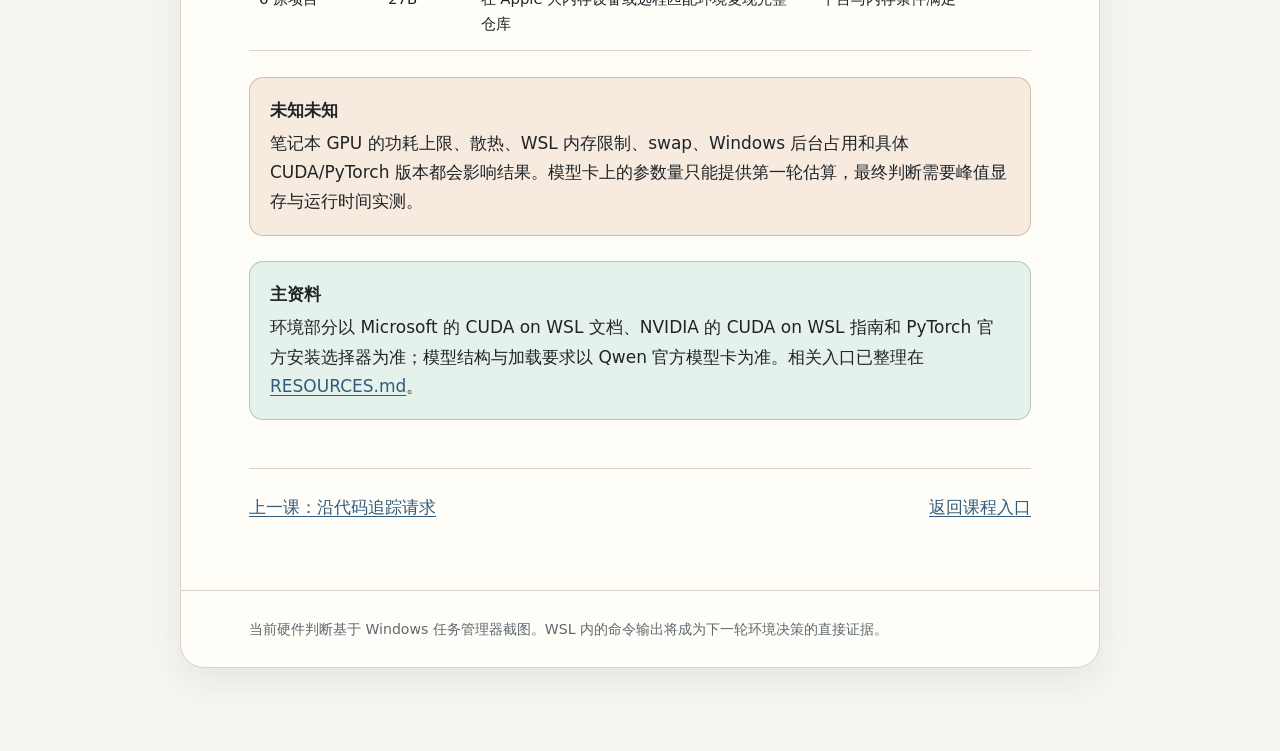
<file: lessons/0003-wsl-and-model-choice.html>
<!doctype html>
<html lang="zh-CN">
<head>
  <meta charset="utf-8">
  <meta name="viewport" content="width=device-width, initial-scale=1">
  <title>第 3 课：WSL、显存预算与模型选择</title>
  <link rel="stylesheet" href="../assets/teaching.css">
  <script defer src="../assets/lesson.js"></script>
</head>
<body>
<main>
  <header class="hero">
    <p class="eyebrow">Lesson 0003</p>
    <h1>WSL、显存预算与模型选择</h1>
    <p class="lead">本课基于 RTX 3080 Laptop 16 GB 专用显存、约 32 GB 系统内存和 WSL 环境，判断原项目能否本地运行，并给出分阶段模型方案。</p>
    <div class="lesson-meta">
      <span class="pill">约 15 分钟</span>
      <span class="pill">硬件决策</span>
      <span class="pill">可执行检查</span>
    </div>
  </header>

  <article>
    <p class="summary">结论先行：该笔记本适合用 Qwen3.5-0.8B-Base 建立可解释性实验闭环，再升级到 Qwen3.5-2B；原仓库的 Qwen3.6-27B + MLX/Metal 完整路径不适合作为本地起点。</p>

    <section>
      <h2>1. 先纠正模型名称</h2>
      <div class="callout warning">
        <strong>仓库名容易造成误解</strong>
        <code>jlens-qwen36</code> 中的 “36” 指 Qwen 3.6 版本。仓库默认模型是 <strong>Qwen3.6-27B</strong>，参数量为 27B。它并非一个 36B 参数模型。
      </div>
      <p>Qwen3.6-27B 具有 64 层和 5120 隐藏维度，并混合使用 Gated DeltaNet 与全注意力。仓库针对这套架构实现了专用读出、缓存和反向路径。</p>
    </section>

    <section>
      <h2>2. 原项目受两个独立约束</h2>
      <div class="card-grid">
        <div class="card">
          <h3>约束 A：平台</h3>
          <p>项目依赖 MLX、mlx-lm 和自定义 Metal GDN 反向内核。Metal 属于 Apple 平台。WSL 中的 RTX 3080 使用 CUDA。</p>
          <p>MLX 已出现 Linux/CUDA 支持路径，当前仓库仍明确标记 Apple/MLX only，性能关键的 GDN 反向实现仍是 Metal 专用。完整 CUDA 路径需要移植和重新验证。</p>
        </div>
        <div class="card">
          <h3>约束 B：内存</h3>
          <p>27B 模型的 4-bit 权重理论下限约 13.5 GB。实际加载还包括量化尺度、元数据、未量化模块、运行工作区、激活、缓存和 lens。</p>
          <p>仓库的全深度 fp16 lens 本身约 3.3 GB。16 GB 专用显存无法同时为全部组件留下可靠余量。</p>
        </div>
      </div>
      <p>两个约束需要分别解决。增加内存不会自动获得 Metal 兼容性；移植到 CUDA后仍要重新计算显存预算。</p>
    </section>

    <section>
      <h2>3. 显存到底被什么占用</h2>
      <div class="flow">
        <div class="step"><span class="number">BUCKET 1</span><b>模型权重</b><small>长期驻留的参数</small></div>
        <div class="step"><span class="number">BUCKET 2</span><b>推理状态</b><small>激活、KV/GDN 缓存、工作区</small></div>
        <div class="step"><span class="number">BUCKET 3</span><b>分析开销</b><small>Jacobian、梯度图、lens、临时矩阵</small></div>
      </div>

      <p>最简单的权重估算为：</p>
      <div class="equation">权重体积 ≈ 参数量 × 每个参数的字节数</div>
      <table>
        <thead><tr><th>数值格式</th><th>理论字节/参数</th><th>常见用途</th></tr></thead>
        <tbody>
          <tr><td>FP32</td><td>4</td><td>高精度计算与部分累加</td></tr>
          <tr><td>BF16 / FP16</td><td>2</td><td>GPU 推理、梯度与可解释性实验</td></tr>
          <tr><td>8-bit</td><td>约 1，加元数据</td><td>节省推理内存</td></tr>
          <tr><td>4-bit</td><td>约 0.5，加元数据</td><td>更激进的推理压缩</td></tr>
        </tbody>
      </table>

      <div class="callout warning">
        <strong>量化的隐藏代价</strong>
        4-bit 能显著缩小权重。Jacobian、梯度和因果干预还依赖可微算子、激活精度和临时张量。能完成量化推理，无法直接推出能完成梯度型可解释性实验。
      </div>

      <h3>共享 GPU 内存的含义</h3>
      <p>任务管理器显示约 15.9 GB 共享 GPU 内存。这部分容量来自系统 RAM，经较慢的数据路径访问。它不能按额外 15.9 GB 高速显存计算。模型溢出到共享内存或 CPU 后，速度、延迟和稳定性都会明显恶化。</p>
    </section>

    <section>
      <h2>4. 四个模型的本地适配度</h2>
      <table>
        <thead><tr><th>模型</th><th>主体权重粗估</th><th>教学用途</th><th>本机判断</th></tr></thead>
        <tbody>
          <tr>
            <td><code>Qwen3.5-0.8B-Base</code></td>
            <td>BF16 约 1.6 GB</td>
            <td>隐藏状态捕获、logit lens、小规模 Jacobian、受控下一词实验</td>
            <td><strong>第一阶段推荐</strong></td>
          </tr>
          <tr>
            <td><code>Qwen3.5-2B</code></td>
            <td>BF16 约 4 GB</td>
            <td>在更有行为能力的模型上复现实验</td>
            <td><strong>第二阶段推荐</strong>，短上下文先实测</td>
          </tr>
          <tr>
            <td><code>Qwen3.5-4B</code></td>
            <td>BF16 约 8 GB</td>
            <td>只读激活、logit lens、量化推理</td>
            <td>后续可尝试；完整梯度实验余量较紧</td>
          </tr>
          <tr>
            <td><code>Qwen3.6-27B 4-bit</code></td>
            <td>原始 4-bit 权重理论约 13.5 GB，仓库下载约 15 GB</td>
            <td>原项目完整演示与研究级复现</td>
            <td>16 GB 显存下不适合完整路径</td>
          </tr>
        </tbody>
      </table>

      <p>Jacobian lens 矩阵的大小随隐藏维度平方增长：</p>
      <div class="equation">单层 lens 大小 ≈ d<sup>2</sup> × 每元素字节数</div>
      <table>
        <thead><tr><th>模型</th><th>隐藏维度</th><th>全部层 fp16 lens 粗估</th></tr></thead>
        <tbody>
          <tr><td>Qwen3.5-0.8B</td><td>1024</td><td>约 50 MB</td></tr>
          <tr><td>Qwen3.5-2B</td><td>2048</td><td>约 200 MB</td></tr>
          <tr><td>Qwen3.5-4B</td><td>2560</td><td>约 420 MB</td></tr>
          <tr><td>Qwen3.6-27B</td><td>5120</td><td>约 3.3 GB</td></tr>
        </tbody>
      </table>
      <p>隐藏维度从 1024 增加到 5120，扩大 5 倍；矩阵元素数扩大 25 倍。这是从小模型开始学习 Jacobian lens 的主要计算理由。</p>
    </section>

    <section>
      <h2>5. 为什么第一阶段选择 Base 模型</h2>
      <p><code>Qwen/Qwen3.5-0.8B-Base</code> 更适合第一个受控实验：</p>
      <ul class="checklist">
        <li>模型规模小，BF16 下仍有足够显存保存激活和梯度图。</li>
        <li>同属 <code>qwen3_5</code> 架构家族，术语和部分代码结构可迁移回原仓库。</li>
        <li>Base 模型直接执行下一词预测，减少聊天模板、系统提示和后训练行为引入的变量。</li>
        <li>24 层、隐藏维度 1024，使显式小型 Jacobian 或分层实验仍有可控成本。</li>
      </ul>
      <p>第二阶段再换成 <code>Qwen/Qwen3.5-2B</code>，检查结论是否随模型能力提高而保持。模型升级应由实测峰值显存、每词元速度和实验稳定性决定。</p>

      <div class="quiz" data-answer="a" data-explanation="第一阶段需要同时保留模型、激活、梯度图和分析张量；0.8B BF16 留出的实验余量最大，也最容易定位错误。">
        <h3>检索练习</h3>
        <p>为何第一阶段优先选择 0.8B BF16？</p>
        <div class="quiz-options">
          <button type="button" data-choice="a" aria-pressed="false">给梯度与分析张量保留显存</button>
          <button type="button" data-choice="b" aria-pressed="false">让共享内存自动变成专用显存</button>
          <button type="button" data-choice="c" aria-pressed="false">绕过全部架构与算子兼容问题</button>
        </div>
        <p class="quiz-feedback" aria-live="polite"></p>
      </div>
    </section>

    <section id="checks">
      <h2>6. 在 WSL 内完成环境验收</h2>
      <p>先验证 GPU 是否真正暴露给 WSL，再安装或调整 Python 环境。Windows PowerShell 中执行：</p>
      <pre><code>wsl --version
wsl -l -v</code></pre>
      <p>目标是看到 WSL 2。随后进入 WSL，执行：</p>
      <pre><code>nvidia-smi
nvidia-smi --query-gpu=name,memory.total,driver_version --format=csv,noheader</code></pre>
      <p>目标是看到 RTX 3080 Laptop、约 16 GB 显存和驱动版本。NVIDIA 的 Windows 驱动会把 CUDA 能力暴露到 WSL。不要在 WSL 内安装 Linux 显示驱动；这可能覆盖或冲突 WSL 的驱动映射。</p>

      <p>已有 PyTorch 环境时继续执行：</p>
      <pre><code>python - &lt;&lt;'PY'
import torch

print("PyTorch:", torch.__version__)
print("CUDA available:", torch.cuda.is_available())
if torch.cuda.is_available():
    print("CUDA runtime:", torch.version.cuda)
    print("GPU:", torch.cuda.get_device_name(0))
    total = torch.cuda.get_device_properties(0).total_memory / 1024**3
    print(f"VRAM: {total:.2f} GiB")
    x = torch.randn(2048, 2048, device="cuda", dtype=torch.float16)
    y = x @ x
    torch.cuda.synchronize()
    print("FP16 CUDA matmul:", tuple(y.shape), "OK")
PY</code></pre>

      <div class="callout info">
        <strong>验收含义</strong>
        <code>nvidia-smi</code> 成功只证明 WSL 看到了 GPU。PyTorch 检查进一步证明当前 Python 环境、CUDA 运行时和实际张量计算可以协同工作。
      </div>
    </section>

    <section>
      <h2>7. 分阶段实验路线</h2>
      <table>
        <thead><tr><th>阶段</th><th>模型</th><th>可验证成果</th><th>升级门槛</th></tr></thead>
        <tbody>
          <tr><td>0 环境</td><td>无</td><td>WSL、CUDA、PyTorch 矩阵乘法通过</td><td>无报错，显存识别正确</td></tr>
          <tr><td>1 数据流</td><td>0.8B Base</td><td>捕获指定层隐藏状态和张量形状</td><td>能解释每个维度</td></tr>
          <tr><td>2 读出</td><td>0.8B Base</td><td>实现最终层读出和 logit lens</td><td>能复现 top-k，结果确定</td></tr>
          <tr><td>3 局部 Jacobian</td><td>0.8B Base</td><td>对单层、短序列计算 JVP/VJP 或小型 Jacobian</td><td>显存峰值有记录，数值检查通过</td></tr>
          <tr><td>4 因果干预</td><td>0.8B Base</td><td>修改残差方向并完成基线/干预对照</td><td>效果可重复，包含负对照</td></tr>
          <tr><td>5 扩大</td><td>2B</td><td>检查读出和干预是否跨规模保持</td><td>短上下文运行稳定</td></tr>
          <tr><td>6 原项目</td><td>27B</td><td>在 Apple 大内存设备或远程匹配环境复现完整仓库</td><td>平台与内存条件满足</td></tr>
        </tbody>
      </table>

      <div class="callout warning">
        <strong>未知未知</strong>
        笔记本 GPU 的功耗上限、散热、WSL 内存限制、swap、Windows 后台占用和具体 CUDA/PyTorch 版本都会影响结果。模型卡上的参数量只能提供第一轮估算，最终判断需要峰值显存与运行时间实测。
      </div>

      <div class="callout good">
        <strong>主资料</strong>
        环境部分以 Microsoft 的 CUDA on WSL 文档、NVIDIA 的 CUDA on WSL 指南和 PyTorch 官方安装选择器为准；模型结构与加载要求以 Qwen 官方模型卡为准。相关入口已整理在 <a href="../RESOURCES.md">RESOURCES.md</a>。
      </div>
    </section>

    <nav class="lesson-nav">
      <a href="0002-read-the-code-path.html">上一课：沿代码追踪请求</a>
      <a href="../TEACHING-START.md">返回课程入口</a>
    </nav>
  </article>

  <footer>当前硬件判断基于 Windows 任务管理器截图。WSL 内的命令输出将成为下一轮环境决策的直接证据。</footer>
</main>
</body>
</html>
</file>
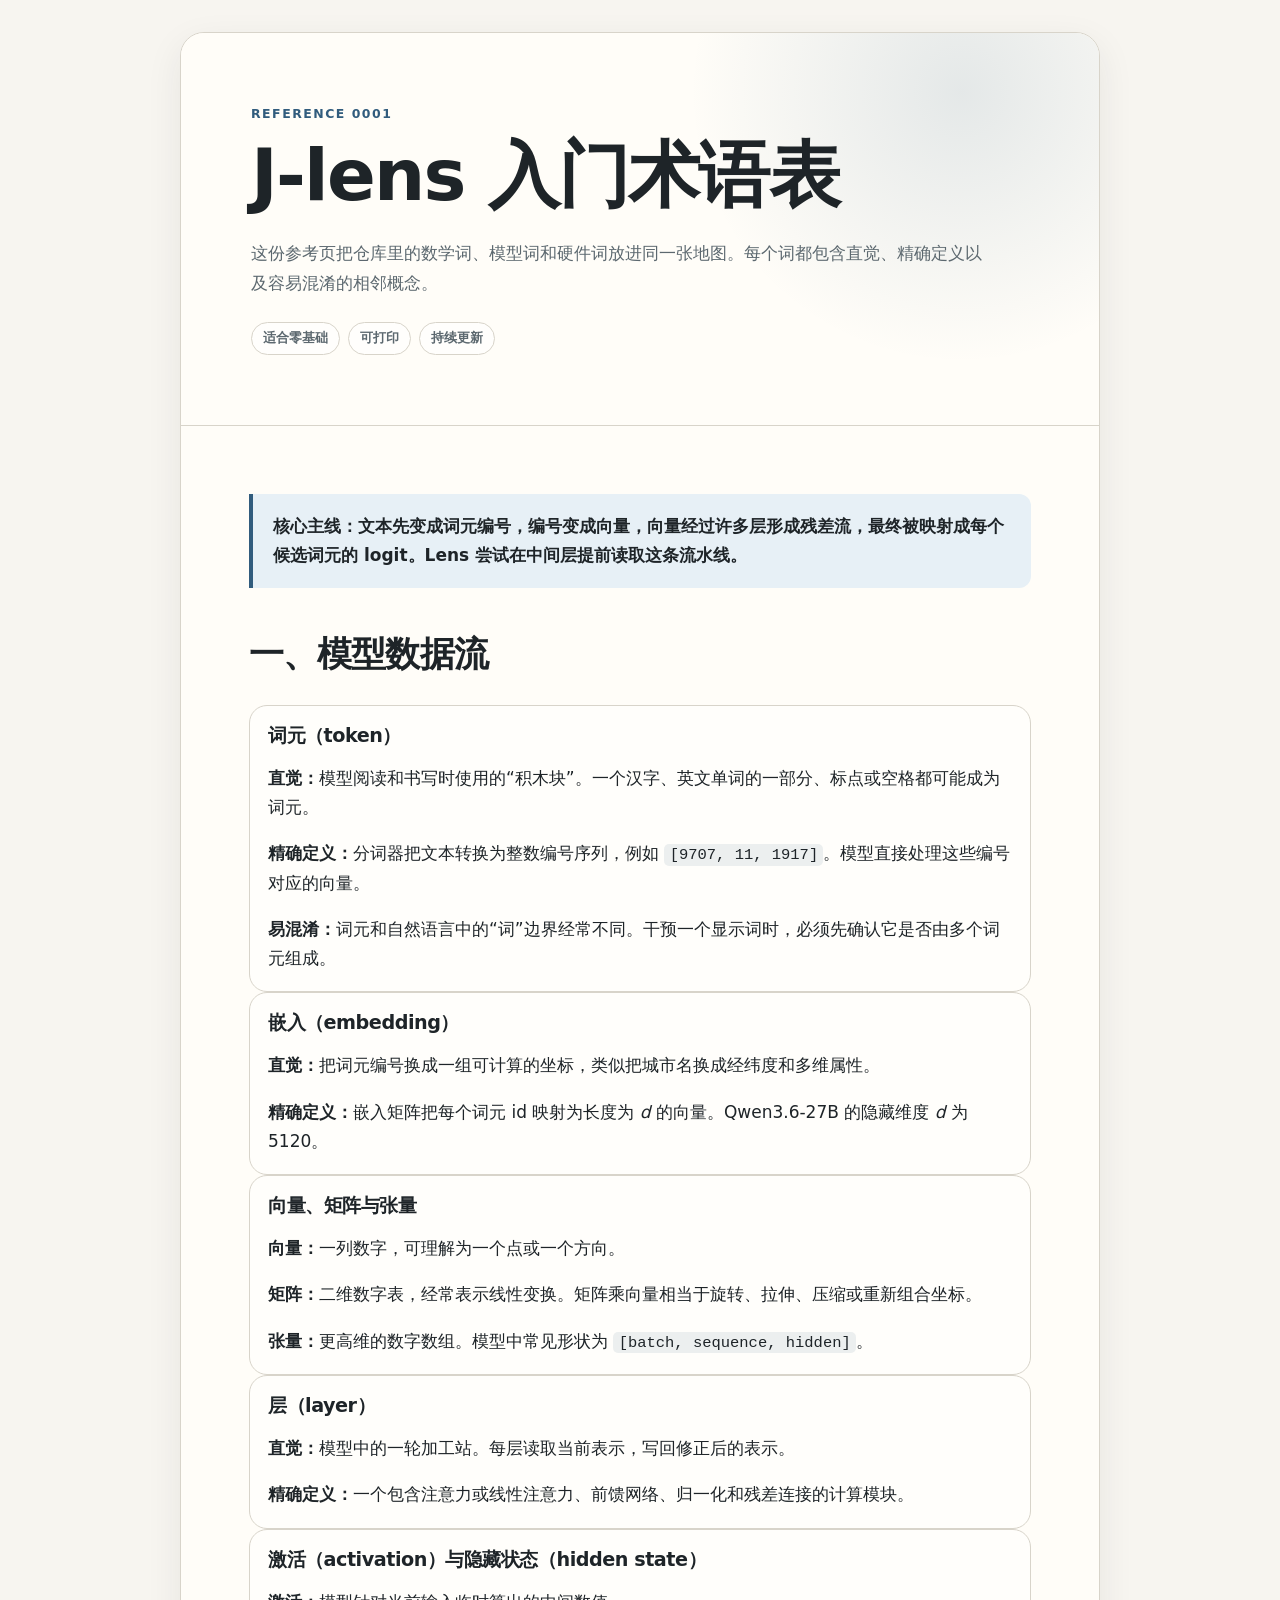
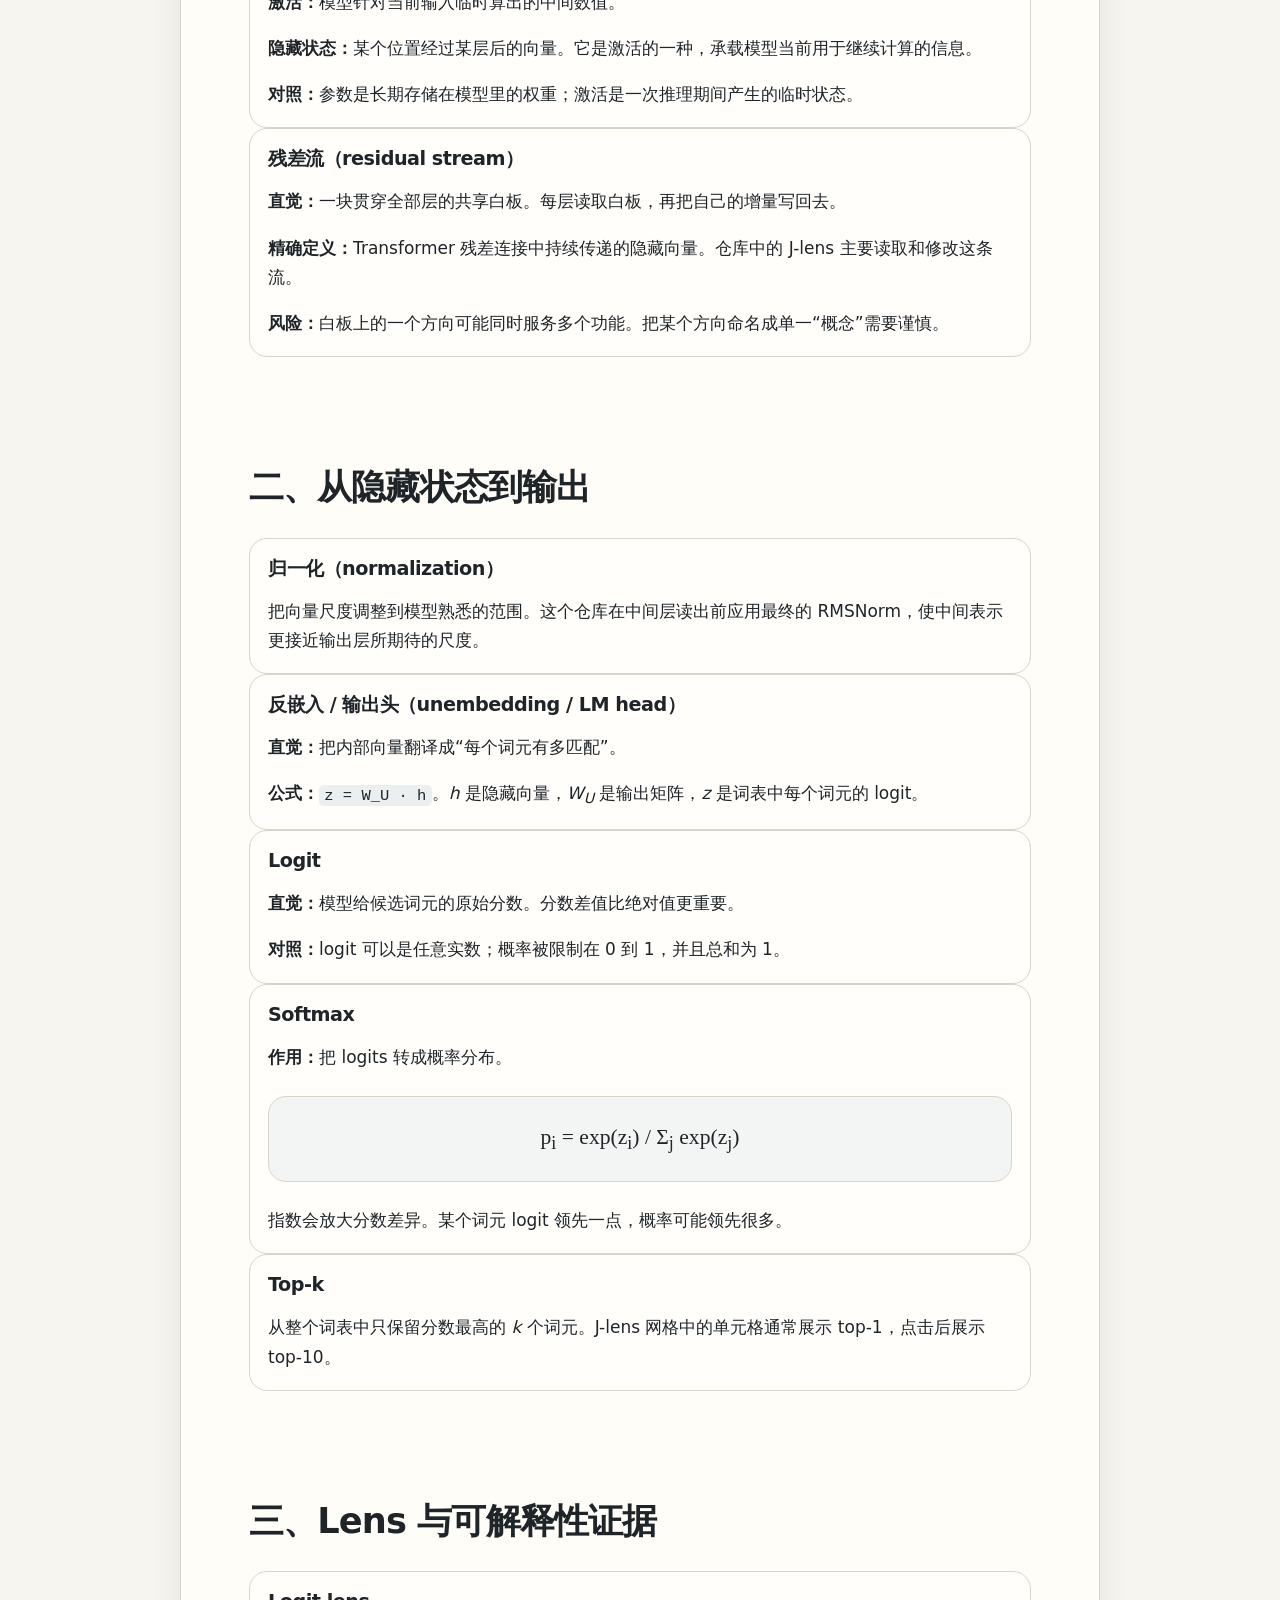
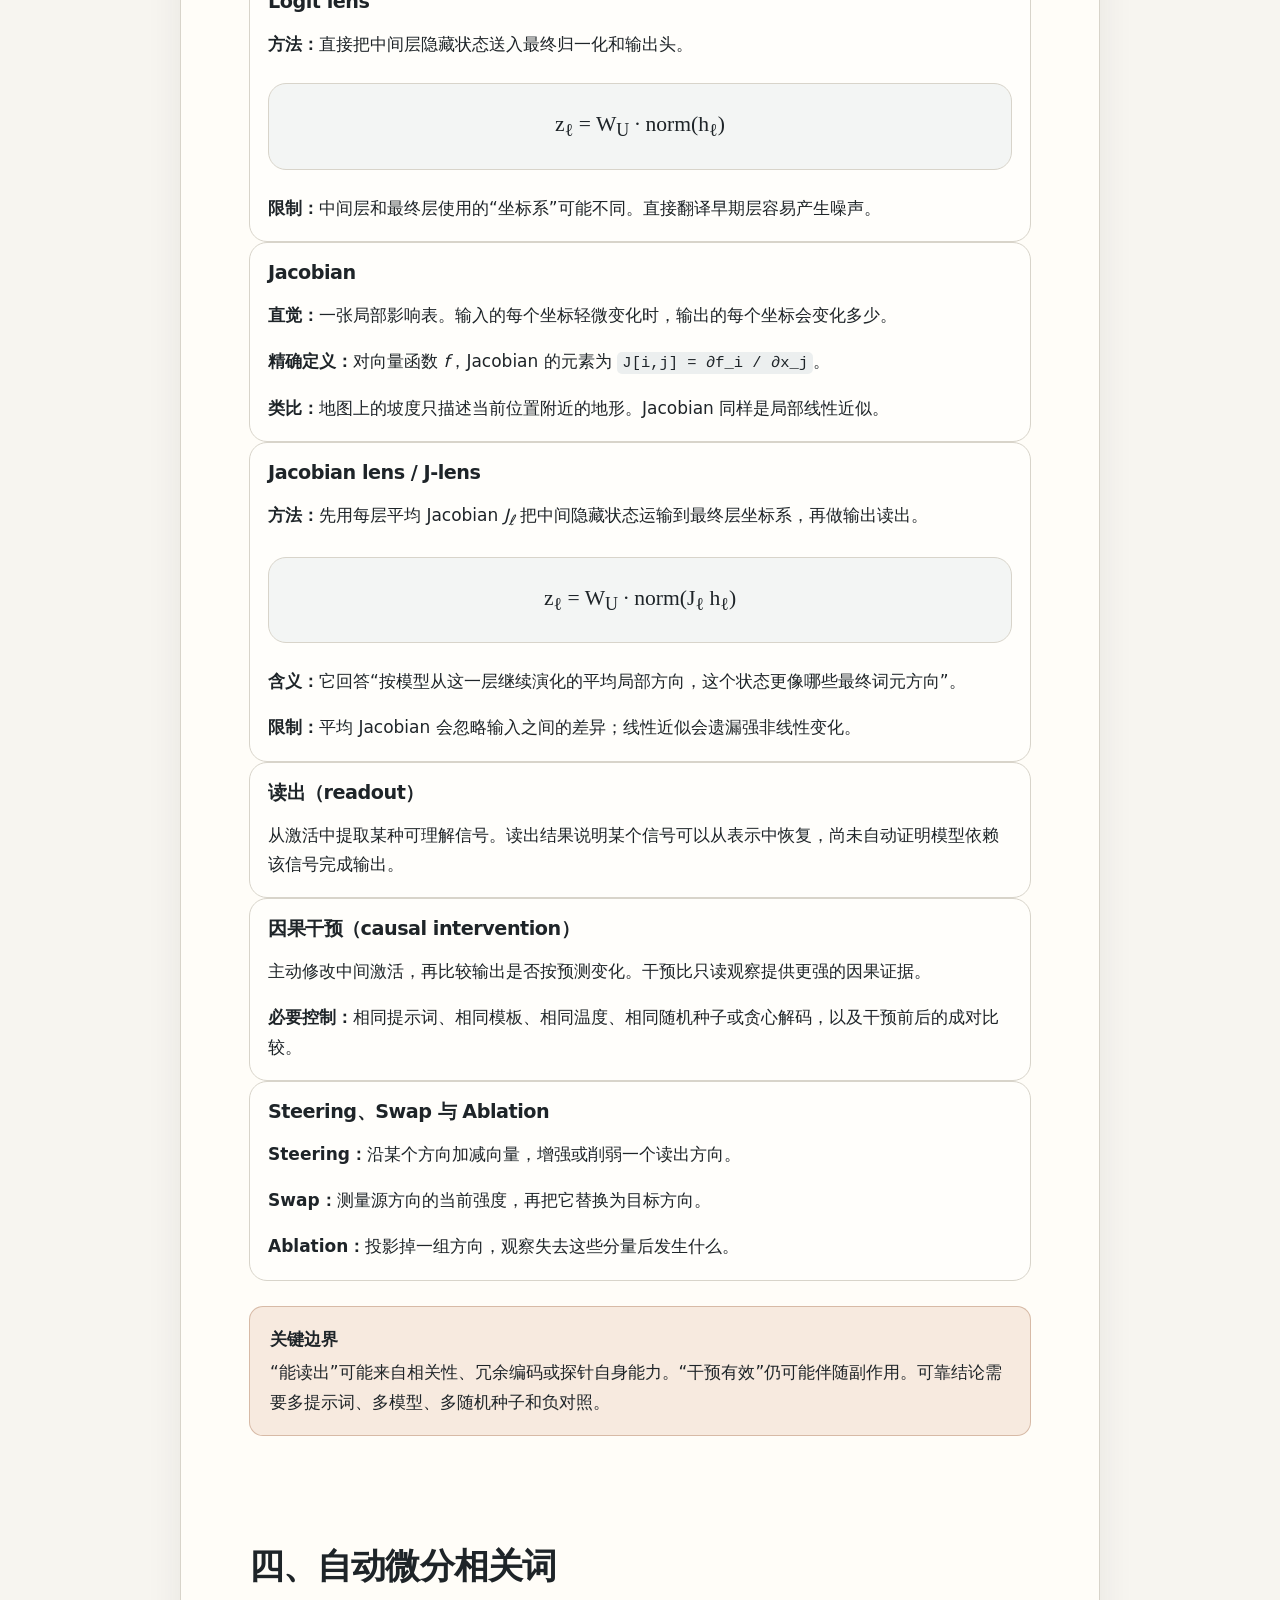
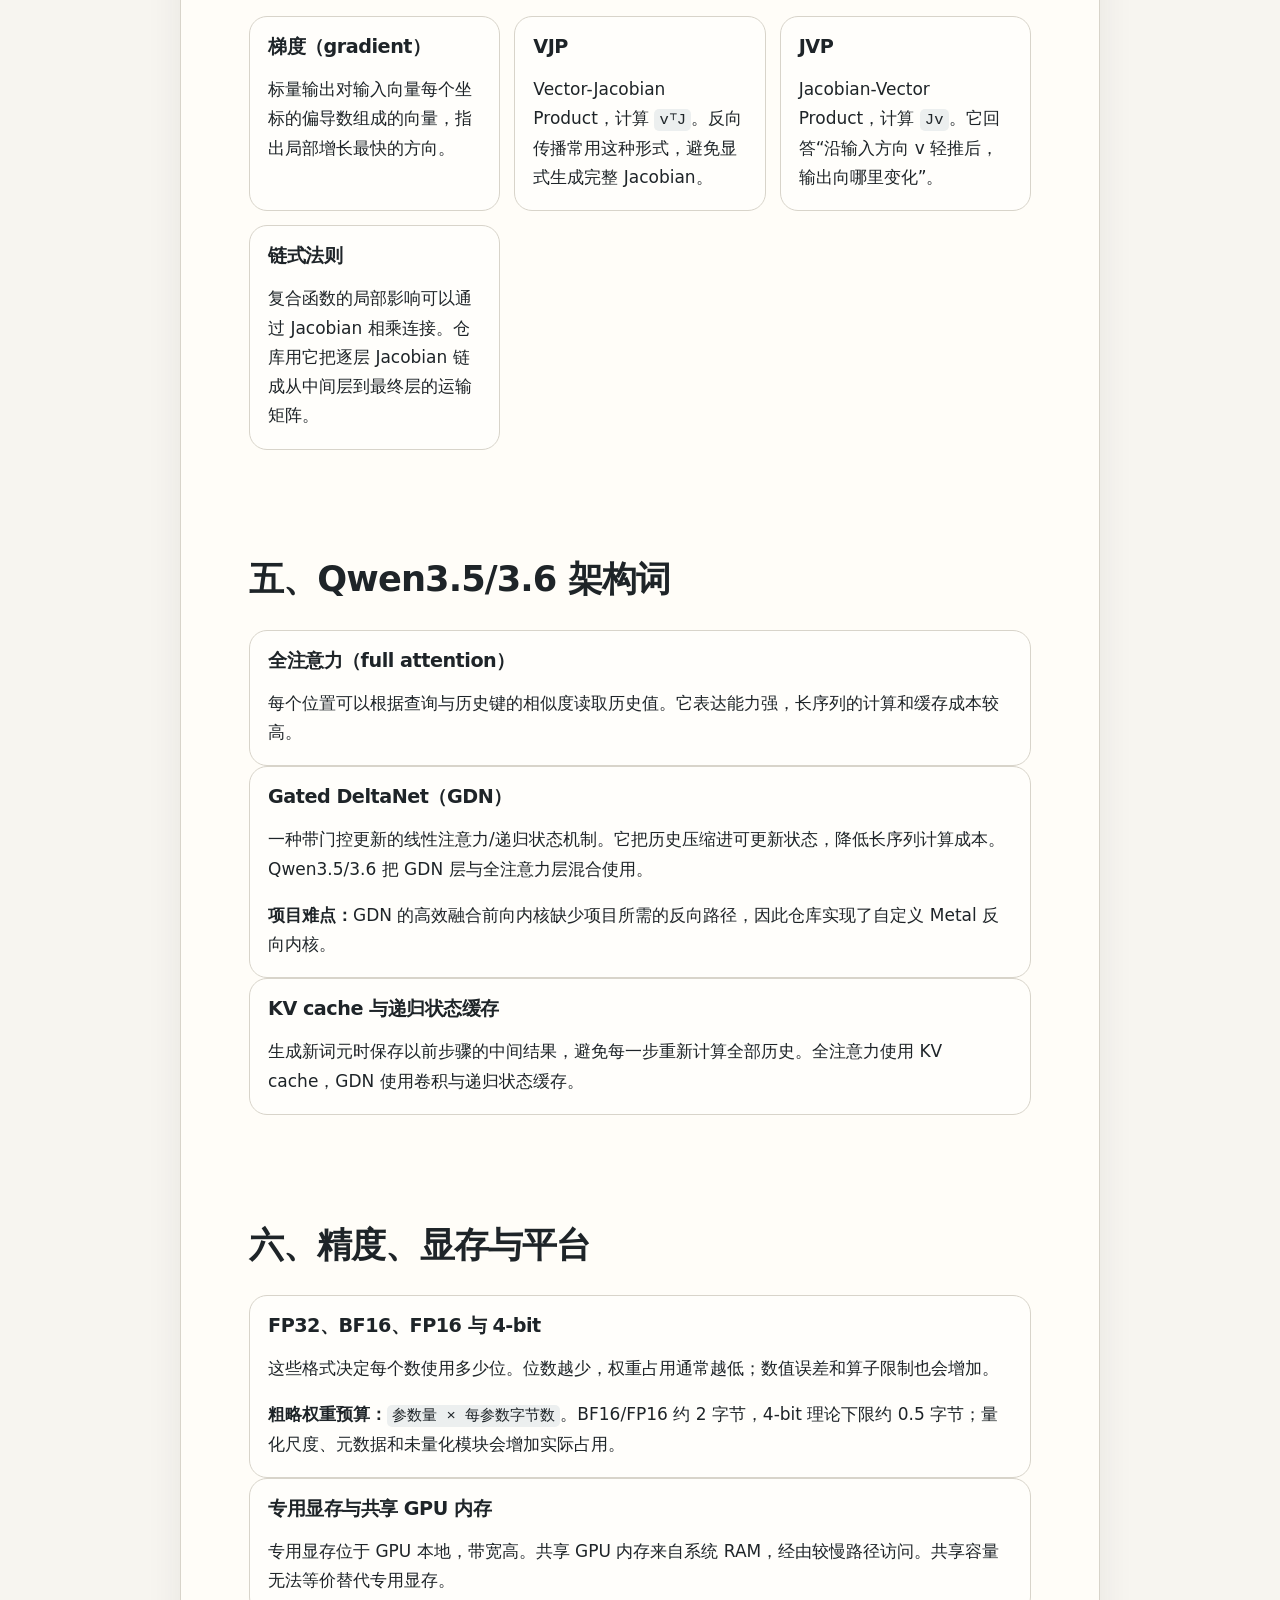
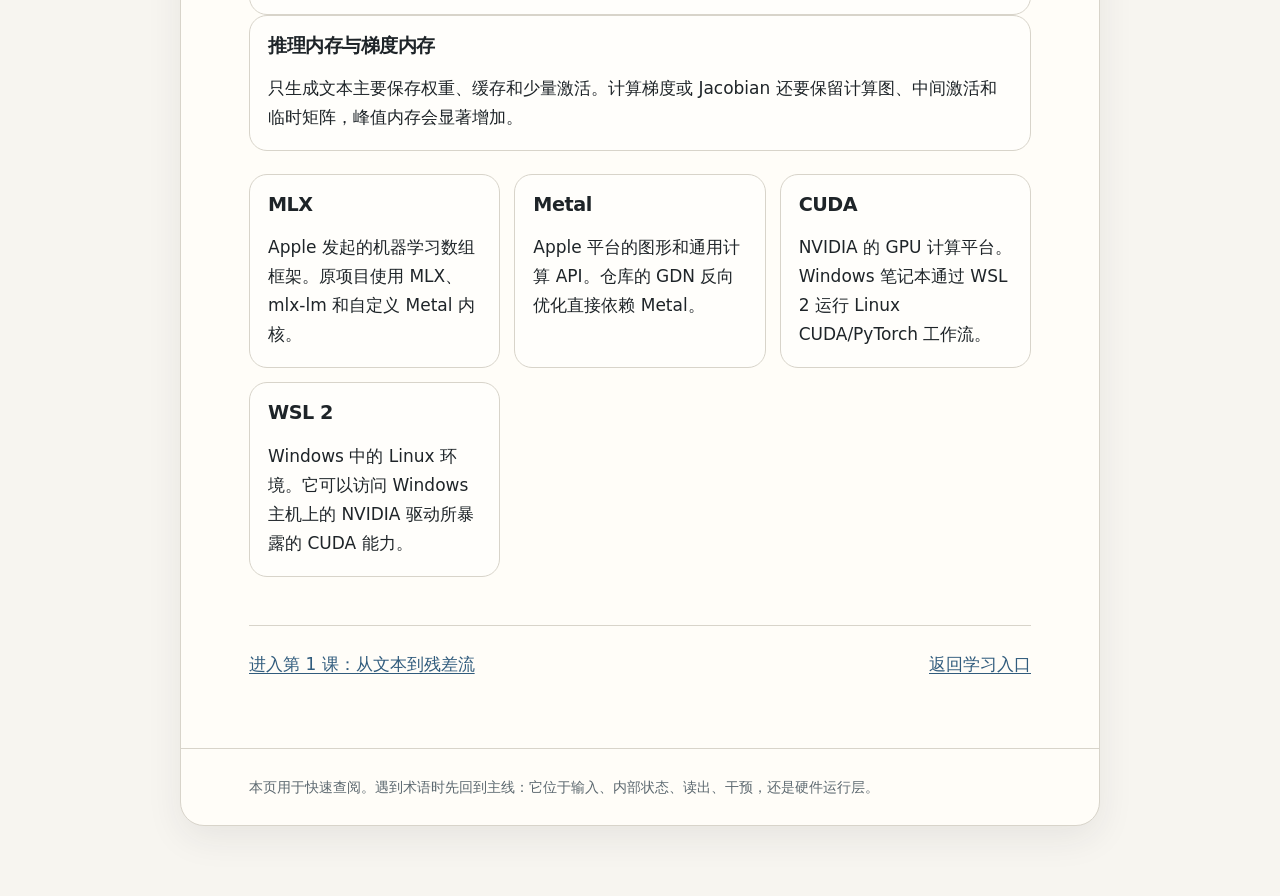
<file: reference/0001-glossary.html>
<!doctype html>
<html lang="zh-CN">
<head>
  <meta charset="utf-8">
  <meta name="viewport" content="width=device-width, initial-scale=1">
  <title>J-lens 入门术语表</title>
  <link rel="stylesheet" href="../assets/teaching.css">
</head>
<body>
<main>
  <header class="hero">
    <p class="eyebrow">Reference 0001</p>
    <h1>J-lens 入门术语表</h1>
    <p class="lead">这份参考页把仓库里的数学词、模型词和硬件词放进同一张地图。每个词都包含直觉、精确定义以及容易混淆的相邻概念。</p>
    <div class="lesson-meta">
      <span class="pill">适合零基础</span>
      <span class="pill">可打印</span>
      <span class="pill">持续更新</span>
    </div>
  </header>

  <article>
    <p class="summary">核心主线：文本先变成词元编号，编号变成向量，向量经过许多层形成残差流，最终被映射成每个候选词元的 logit。Lens 尝试在中间层提前读取这条流水线。</p>

    <section id="model-flow">
      <h2>一、模型数据流</h2>

      <div class="card">
        <h3>词元（token）</h3>
        <p><strong>直觉：</strong>模型阅读和书写时使用的“积木块”。一个汉字、英文单词的一部分、标点或空格都可能成为词元。</p>
        <p><strong>精确定义：</strong>分词器把文本转换为整数编号序列，例如 <code>[9707, 11, 1917]</code>。模型直接处理这些编号对应的向量。</p>
        <p><strong>易混淆：</strong>词元和自然语言中的“词”边界经常不同。干预一个显示词时，必须先确认它是否由多个词元组成。</p>
      </div>

      <div class="card">
        <h3>嵌入（embedding）</h3>
        <p><strong>直觉：</strong>把词元编号换成一组可计算的坐标，类似把城市名换成经纬度和多维属性。</p>
        <p><strong>精确定义：</strong>嵌入矩阵把每个词元 id 映射为长度为 <var>d</var> 的向量。Qwen3.6-27B 的隐藏维度 <var>d</var> 为 5120。</p>
      </div>

      <div class="card">
        <h3>向量、矩阵与张量</h3>
        <p><strong>向量：</strong>一列数字，可理解为一个点或一个方向。</p>
        <p><strong>矩阵：</strong>二维数字表，经常表示线性变换。矩阵乘向量相当于旋转、拉伸、压缩或重新组合坐标。</p>
        <p><strong>张量：</strong>更高维的数字数组。模型中常见形状为 <code>[batch, sequence, hidden]</code>。</p>
      </div>

      <div class="card">
        <h3>层（layer）</h3>
        <p><strong>直觉：</strong>模型中的一轮加工站。每层读取当前表示，写回修正后的表示。</p>
        <p><strong>精确定义：</strong>一个包含注意力或线性注意力、前馈网络、归一化和残差连接的计算模块。</p>
      </div>

      <div class="card">
        <h3>激活（activation）与隐藏状态（hidden state）</h3>
        <p><strong>激活：</strong>模型针对当前输入临时算出的中间数值。</p>
        <p><strong>隐藏状态：</strong>某个位置经过某层后的向量。它是激活的一种，承载模型当前用于继续计算的信息。</p>
        <p><strong>对照：</strong>参数是长期存储在模型里的权重；激活是一次推理期间产生的临时状态。</p>
      </div>

      <div class="card">
        <h3>残差流（residual stream）</h3>
        <p><strong>直觉：</strong>一块贯穿全部层的共享白板。每层读取白板，再把自己的增量写回去。</p>
        <p><strong>精确定义：</strong>Transformer 残差连接中持续传递的隐藏向量。仓库中的 J-lens 主要读取和修改这条流。</p>
        <p><strong>风险：</strong>白板上的一个方向可能同时服务多个功能。把某个方向命名成单一“概念”需要谨慎。</p>
      </div>
    </section>

    <section id="output">
      <h2>二、从隐藏状态到输出</h2>

      <div class="card">
        <h3>归一化（normalization）</h3>
        <p>把向量尺度调整到模型熟悉的范围。这个仓库在中间层读出前应用最终的 RMSNorm，使中间表示更接近输出层所期待的尺度。</p>
      </div>

      <div class="card">
        <h3>反嵌入 / 输出头（unembedding / LM head）</h3>
        <p><strong>直觉：</strong>把内部向量翻译成“每个词元有多匹配”。</p>
        <p><strong>公式：</strong><code>z = W_U · h</code>。<var>h</var> 是隐藏向量，<var>W<sub>U</sub></var> 是输出矩阵，<var>z</var> 是词表中每个词元的 logit。</p>
      </div>

      <div class="card">
        <h3>Logit</h3>
        <p><strong>直觉：</strong>模型给候选词元的原始分数。分数差值比绝对值更重要。</p>
        <p><strong>对照：</strong>logit 可以是任意实数；概率被限制在 0 到 1，并且总和为 1。</p>
      </div>

      <div class="card">
        <h3>Softmax</h3>
        <p><strong>作用：</strong>把 logits 转成概率分布。</p>
        <div class="equation">p<sub>i</sub> = exp(z<sub>i</sub>) / Σ<sub>j</sub> exp(z<sub>j</sub>)</div>
        <p>指数会放大分数差异。某个词元 logit 领先一点，概率可能领先很多。</p>
      </div>

      <div class="card">
        <h3>Top-k</h3>
        <p>从整个词表中只保留分数最高的 <var>k</var> 个词元。J-lens 网格中的单元格通常展示 top-1，点击后展示 top-10。</p>
      </div>
    </section>

    <section id="lens">
      <h2>三、Lens 与可解释性证据</h2>

      <div class="card">
        <h3>Logit lens</h3>
        <p><strong>方法：</strong>直接把中间层隐藏状态送入最终归一化和输出头。</p>
        <div class="equation">z<sub>ℓ</sub> = W<sub>U</sub> · norm(h<sub>ℓ</sub>)</div>
        <p><strong>限制：</strong>中间层和最终层使用的“坐标系”可能不同。直接翻译早期层容易产生噪声。</p>
      </div>

      <div class="card">
        <h3>Jacobian</h3>
        <p><strong>直觉：</strong>一张局部影响表。输入的每个坐标轻微变化时，输出的每个坐标会变化多少。</p>
        <p><strong>精确定义：</strong>对向量函数 <var>f</var>，Jacobian 的元素为 <code>J[i,j] = ∂f_i / ∂x_j</code>。</p>
        <p><strong>类比：</strong>地图上的坡度只描述当前位置附近的地形。Jacobian 同样是局部线性近似。</p>
      </div>

      <div class="card">
        <h3>Jacobian lens / J-lens</h3>
        <p><strong>方法：</strong>先用每层平均 Jacobian <var>J<sub>ℓ</sub></var> 把中间隐藏状态运输到最终层坐标系，再做输出读出。</p>
        <div class="equation">z<sub>ℓ</sub> = W<sub>U</sub> · norm(J<sub>ℓ</sub> h<sub>ℓ</sub>)</div>
        <p><strong>含义：</strong>它回答“按模型从这一层继续演化的平均局部方向，这个状态更像哪些最终词元方向”。</p>
        <p><strong>限制：</strong>平均 Jacobian 会忽略输入之间的差异；线性近似会遗漏强非线性变化。</p>
      </div>

      <div class="card">
        <h3>读出（readout）</h3>
        <p>从激活中提取某种可理解信号。读出结果说明某个信号可以从表示中恢复，尚未自动证明模型依赖该信号完成输出。</p>
      </div>

      <div class="card">
        <h3>因果干预（causal intervention）</h3>
        <p>主动修改中间激活，再比较输出是否按预测变化。干预比只读观察提供更强的因果证据。</p>
        <p><strong>必要控制：</strong>相同提示词、相同模板、相同温度、相同随机种子或贪心解码，以及干预前后的成对比较。</p>
      </div>

      <div class="card">
        <h3>Steering、Swap 与 Ablation</h3>
        <p><strong>Steering：</strong>沿某个方向加减向量，增强或削弱一个读出方向。</p>
        <p><strong>Swap：</strong>测量源方向的当前强度，再把它替换为目标方向。</p>
        <p><strong>Ablation：</strong>投影掉一组方向，观察失去这些分量后发生什么。</p>
      </div>

      <div class="callout warning">
        <strong>关键边界</strong>
        “能读出”可能来自相关性、冗余编码或探针自身能力。“干预有效”仍可能伴随副作用。可靠结论需要多提示词、多模型、多随机种子和负对照。
      </div>
    </section>

    <section id="calculus">
      <h2>四、自动微分相关词</h2>

      <div class="card-grid">
        <div class="card">
          <h3>梯度（gradient）</h3>
          <p>标量输出对输入向量每个坐标的偏导数组成的向量，指出局部增长最快的方向。</p>
        </div>
        <div class="card">
          <h3>VJP</h3>
          <p>Vector-Jacobian Product，计算 <code>vᵀJ</code>。反向传播常用这种形式，避免显式生成完整 Jacobian。</p>
        </div>
        <div class="card">
          <h3>JVP</h3>
          <p>Jacobian-Vector Product，计算 <code>Jv</code>。它回答“沿输入方向 v 轻推后，输出向哪里变化”。</p>
        </div>
        <div class="card">
          <h3>链式法则</h3>
          <p>复合函数的局部影响可以通过 Jacobian 相乘连接。仓库用它把逐层 Jacobian 链成从中间层到最终层的运输矩阵。</p>
        </div>
      </div>
    </section>

    <section id="architecture">
      <h2>五、Qwen3.5/3.6 架构词</h2>

      <div class="card">
        <h3>全注意力（full attention）</h3>
        <p>每个位置可以根据查询与历史键的相似度读取历史值。它表达能力强，长序列的计算和缓存成本较高。</p>
      </div>

      <div class="card">
        <h3>Gated DeltaNet（GDN）</h3>
        <p>一种带门控更新的线性注意力/递归状态机制。它把历史压缩进可更新状态，降低长序列计算成本。Qwen3.5/3.6 把 GDN 层与全注意力层混合使用。</p>
        <p><strong>项目难点：</strong>GDN 的高效融合前向内核缺少项目所需的反向路径，因此仓库实现了自定义 Metal 反向内核。</p>
      </div>

      <div class="card">
        <h3>KV cache 与递归状态缓存</h3>
        <p>生成新词元时保存以前步骤的中间结果，避免每一步重新计算全部历史。全注意力使用 KV cache，GDN 使用卷积与递归状态缓存。</p>
      </div>
    </section>

    <section id="hardware">
      <h2>六、精度、显存与平台</h2>

      <div class="card">
        <h3>FP32、BF16、FP16 与 4-bit</h3>
        <p>这些格式决定每个数使用多少位。位数越少，权重占用通常越低；数值误差和算子限制也会增加。</p>
        <p><strong>粗略权重预算：</strong><code>参数量 × 每参数字节数</code>。BF16/FP16 约 2 字节，4-bit 理论下限约 0.5 字节；量化尺度、元数据和未量化模块会增加实际占用。</p>
      </div>

      <div class="card">
        <h3>专用显存与共享 GPU 内存</h3>
        <p>专用显存位于 GPU 本地，带宽高。共享 GPU 内存来自系统 RAM，经由较慢路径访问。共享容量无法等价替代专用显存。</p>
      </div>

      <div class="card">
        <h3>推理内存与梯度内存</h3>
        <p>只生成文本主要保存权重、缓存和少量激活。计算梯度或 Jacobian 还要保留计算图、中间激活和临时矩阵，峰值内存会显著增加。</p>
      </div>

      <div class="card-grid">
        <div class="card">
          <h3>MLX</h3>
          <p>Apple 发起的机器学习数组框架。原项目使用 MLX、mlx-lm 和自定义 Metal 内核。</p>
        </div>
        <div class="card">
          <h3>Metal</h3>
          <p>Apple 平台的图形和通用计算 API。仓库的 GDN 反向优化直接依赖 Metal。</p>
        </div>
        <div class="card">
          <h3>CUDA</h3>
          <p>NVIDIA 的 GPU 计算平台。Windows 笔记本通过 WSL 2 运行 Linux CUDA/PyTorch 工作流。</p>
        </div>
        <div class="card">
          <h3>WSL 2</h3>
          <p>Windows 中的 Linux 环境。它可以访问 Windows 主机上的 NVIDIA 驱动所暴露的 CUDA 能力。</p>
        </div>
      </div>
    </section>

    <nav class="lesson-nav">
      <a href="../lessons/0001-from-text-to-residual-stream.html">进入第 1 课：从文本到残差流</a>
      <a href="../TEACHING-START.md">返回学习入口</a>
    </nav>
  </article>

  <footer>本页用于快速查阅。遇到术语时先回到主线：它位于输入、内部状态、读出、干预，还是硬件运行层。</footer>
</main>
</body>
</html>
</file>
<file: assets/teaching.css>
:root {
  color-scheme: light dark;
  --bg: #f7f5f0;
  --paper: #fffdf8;
  --ink: #1e2428;
  --muted: #5c686f;
  --line: #d8d4ca;
  --accent: #315c7d;
  --accent-soft: #e7f0f6;
  --warn: #8a4b22;
  --warn-soft: #f7eadf;
  --good: #2f684f;
  --good-soft: #e5f1eb;
  --code: #20262b;
  --code-ink: #f7f7f4;
  --shadow: 0 12px 36px rgba(34, 42, 46, 0.08);
  --radius: 18px;
  font-family: Inter, ui-sans-serif, system-ui, -apple-system, BlinkMacSystemFont,
    "Segoe UI", "PingFang SC", "Microsoft YaHei", sans-serif;
}

* { box-sizing: border-box; }

html { scroll-behavior: smooth; }

body {
  margin: 0;
  background: var(--bg);
  color: var(--ink);
  line-height: 1.72;
  font-size: 17px;
}

a { color: var(--accent); text-underline-offset: 0.18em; }
a:hover { text-decoration-thickness: 2px; }

main {
  width: min(920px, calc(100% - 32px));
  margin: 32px auto 72px;
  background: var(--paper);
  border: 1px solid var(--line);
  border-radius: 24px;
  box-shadow: var(--shadow);
  overflow: hidden;
}

header.hero {
  padding: clamp(34px, 6vw, 70px);
  border-bottom: 1px solid var(--line);
  background:
    radial-gradient(circle at 85% 15%, rgba(49, 92, 125, 0.13), transparent 32%),
    var(--paper);
}

.eyebrow {
  margin: 0 0 8px;
  color: var(--accent);
  font-size: 0.78rem;
  font-weight: 750;
  letter-spacing: 0.12em;
  text-transform: uppercase;
}

h1, h2, h3 {
  line-height: 1.2;
  letter-spacing: -0.025em;
}

h1 {
  margin: 0;
  max-width: 16ch;
  font-size: clamp(2.25rem, 6vw, 4.5rem);
  font-weight: 760;
}

h2 {
  margin-top: 2.8rem;
  font-size: clamp(1.55rem, 3vw, 2.2rem);
}

h3 { margin-top: 2rem; font-size: 1.2rem; }

.lead {
  max-width: 68ch;
  margin: 20px 0 0;
  color: var(--muted);
  font-size: 1.08rem;
}

.lesson-meta {
  display: flex;
  flex-wrap: wrap;
  gap: 8px;
  margin-top: 24px;
}

.pill {
  display: inline-flex;
  align-items: center;
  min-height: 30px;
  padding: 4px 11px;
  border: 1px solid var(--line);
  border-radius: 999px;
  background: rgba(255, 255, 255, 0.45);
  color: var(--muted);
  font-size: 0.82rem;
  font-weight: 650;
}

article { padding: clamp(28px, 6vw, 68px); }

section + section {
  margin-top: 3.5rem;
  padding-top: 0.5rem;
}

.summary {
  margin: 0 0 2rem;
  padding: 18px 20px;
  border-left: 4px solid var(--accent);
  background: var(--accent-soft);
  border-radius: 0 12px 12px 0;
  font-weight: 650;
}

.card-grid {
  display: grid;
  grid-template-columns: repeat(auto-fit, minmax(220px, 1fr));
  gap: 14px;
  margin: 1.4rem 0;
}

.card {
  padding: 18px;
  border: 1px solid var(--line);
  border-radius: var(--radius);
  background: rgba(255, 255, 255, 0.36);
}

.card h3 { margin: 0 0 8px; }
.card p:last-child { margin-bottom: 0; }

.callout {
  margin: 1.6rem 0;
  padding: 18px 20px;
  border-radius: 14px;
  border: 1px solid var(--line);
}

.callout strong { display: block; margin-bottom: 4px; }
.callout.warning { background: var(--warn-soft); border-color: rgba(138, 75, 34, 0.3); }
.callout.good { background: var(--good-soft); border-color: rgba(47, 104, 79, 0.3); }
.callout.info { background: var(--accent-soft); border-color: rgba(49, 92, 125, 0.28); }

.flow {
  display: grid;
  grid-template-columns: repeat(auto-fit, minmax(125px, 1fr));
  gap: 10px;
  align-items: stretch;
  margin: 1.5rem 0;
}

.flow .step {
  position: relative;
  min-height: 102px;
  padding: 14px;
  border: 1px solid var(--line);
  border-radius: 14px;
  background: var(--paper);
}

.step .number {
  display: block;
  color: var(--accent);
  font-size: 0.74rem;
  font-weight: 800;
  letter-spacing: 0.1em;
}

.step b { display: block; margin-top: 6px; }
.step small { display: block; margin-top: 4px; color: var(--muted); }

.equation {
  overflow-x: auto;
  margin: 1.5rem 0;
  padding: 22px;
  border: 1px solid var(--line);
  border-radius: var(--radius);
  background: rgba(49, 92, 125, 0.055);
  font-family: "Cambria Math", "STIX Two Math", Georgia, serif;
  font-size: clamp(1.05rem, 2.4vw, 1.35rem);
  text-align: center;
  white-space: nowrap;
}

.shape {
  color: var(--muted);
  font-family: ui-monospace, SFMono-Regular, Consolas, monospace;
  font-size: 0.85rem;
}

code {
  padding: 0.12em 0.34em;
  border-radius: 5px;
  background: rgba(49, 92, 125, 0.09);
  font-family: ui-monospace, SFMono-Regular, Consolas, monospace;
  font-size: 0.91em;
}

pre {
  overflow-x: auto;
  padding: 18px;
  border-radius: 14px;
  background: var(--code);
  color: var(--code-ink);
  line-height: 1.55;
}

pre code { padding: 0; background: transparent; color: inherit; }

table {
  width: 100%;
  border-collapse: collapse;
  margin: 1.4rem 0;
  font-size: 0.93rem;
}

th, td {
  padding: 12px 10px;
  border-bottom: 1px solid var(--line);
  text-align: left;
  vertical-align: top;
}

th { color: var(--muted); font-size: 0.78rem; letter-spacing: 0.04em; text-transform: uppercase; }

.quiz {
  margin: 2rem 0;
  padding: 20px;
  border: 1px solid var(--line);
  border-radius: var(--radius);
  background: rgba(255, 255, 255, 0.38);
}

.quiz h3 { margin-top: 0; }
.quiz-options { display: grid; gap: 8px; }
.quiz button {
  width: 100%;
  padding: 12px 14px;
  border: 1px solid var(--line);
  border-radius: 10px;
  background: var(--paper);
  color: var(--ink);
  font: inherit;
  text-align: left;
  cursor: pointer;
}

.quiz button:hover { border-color: var(--accent); }
.quiz button[aria-pressed="true"] { outline: 3px solid rgba(49, 92, 125, 0.18); border-color: var(--accent); }
.quiz-feedback { min-height: 1.7em; margin: 12px 0 0; font-weight: 650; }
.quiz-feedback.correct { color: var(--good); }
.quiz-feedback.incorrect { color: var(--warn); }

.checklist { padding-left: 1.25rem; }
.checklist li { margin: 0.6rem 0; }

footer {
  padding: 26px clamp(28px, 6vw, 68px);
  border-top: 1px solid var(--line);
  color: var(--muted);
  font-size: 0.88rem;
}

nav.lesson-nav {
  display: flex;
  flex-wrap: wrap;
  justify-content: space-between;
  gap: 12px;
  margin-top: 3rem;
  padding-top: 1.5rem;
  border-top: 1px solid var(--line);
}

@media (max-width: 640px) {
  body { font-size: 16px; }
  main { width: 100%; margin: 0; border: 0; border-radius: 0; }
  header.hero, article { padding: 28px 20px; }
  .flow { grid-template-columns: 1fr; }
  table { display: block; overflow-x: auto; }
}

@media (prefers-color-scheme: dark) {
  :root {
    --bg: #15191c;
    --paper: #1d2327;
    --ink: #edf0f1;
    --muted: #aab4ba;
    --line: #39434a;
    --accent: #8dc0e3;
    --accent-soft: #233845;
    --warn: #e2a174;
    --warn-soft: #3b2b22;
    --good: #8fc8aa;
    --good-soft: #23382e;
    --code: #111416;
    --code-ink: #f6f7f7;
    --shadow: none;
  }
  .card, .quiz { background: rgba(255, 255, 255, 0.025); }
  .pill { background: rgba(255, 255, 255, 0.04); }
}

@media print {
  :root { color-scheme: light; }
  body { background: white; font-size: 11pt; }
  main { width: 100%; margin: 0; border: 0; box-shadow: none; }
  header.hero, article, footer { padding: 18mm; }
  a { color: black; text-decoration: none; }
  a[href^="http"]::after { content: " (" attr(href) ")"; font-size: 8pt; word-break: break-all; }
  .quiz button { display: none; }
  .quiz-feedback { display: none; }
  section, .card, .callout, table, pre { break-inside: avoid; }
}
</file>
